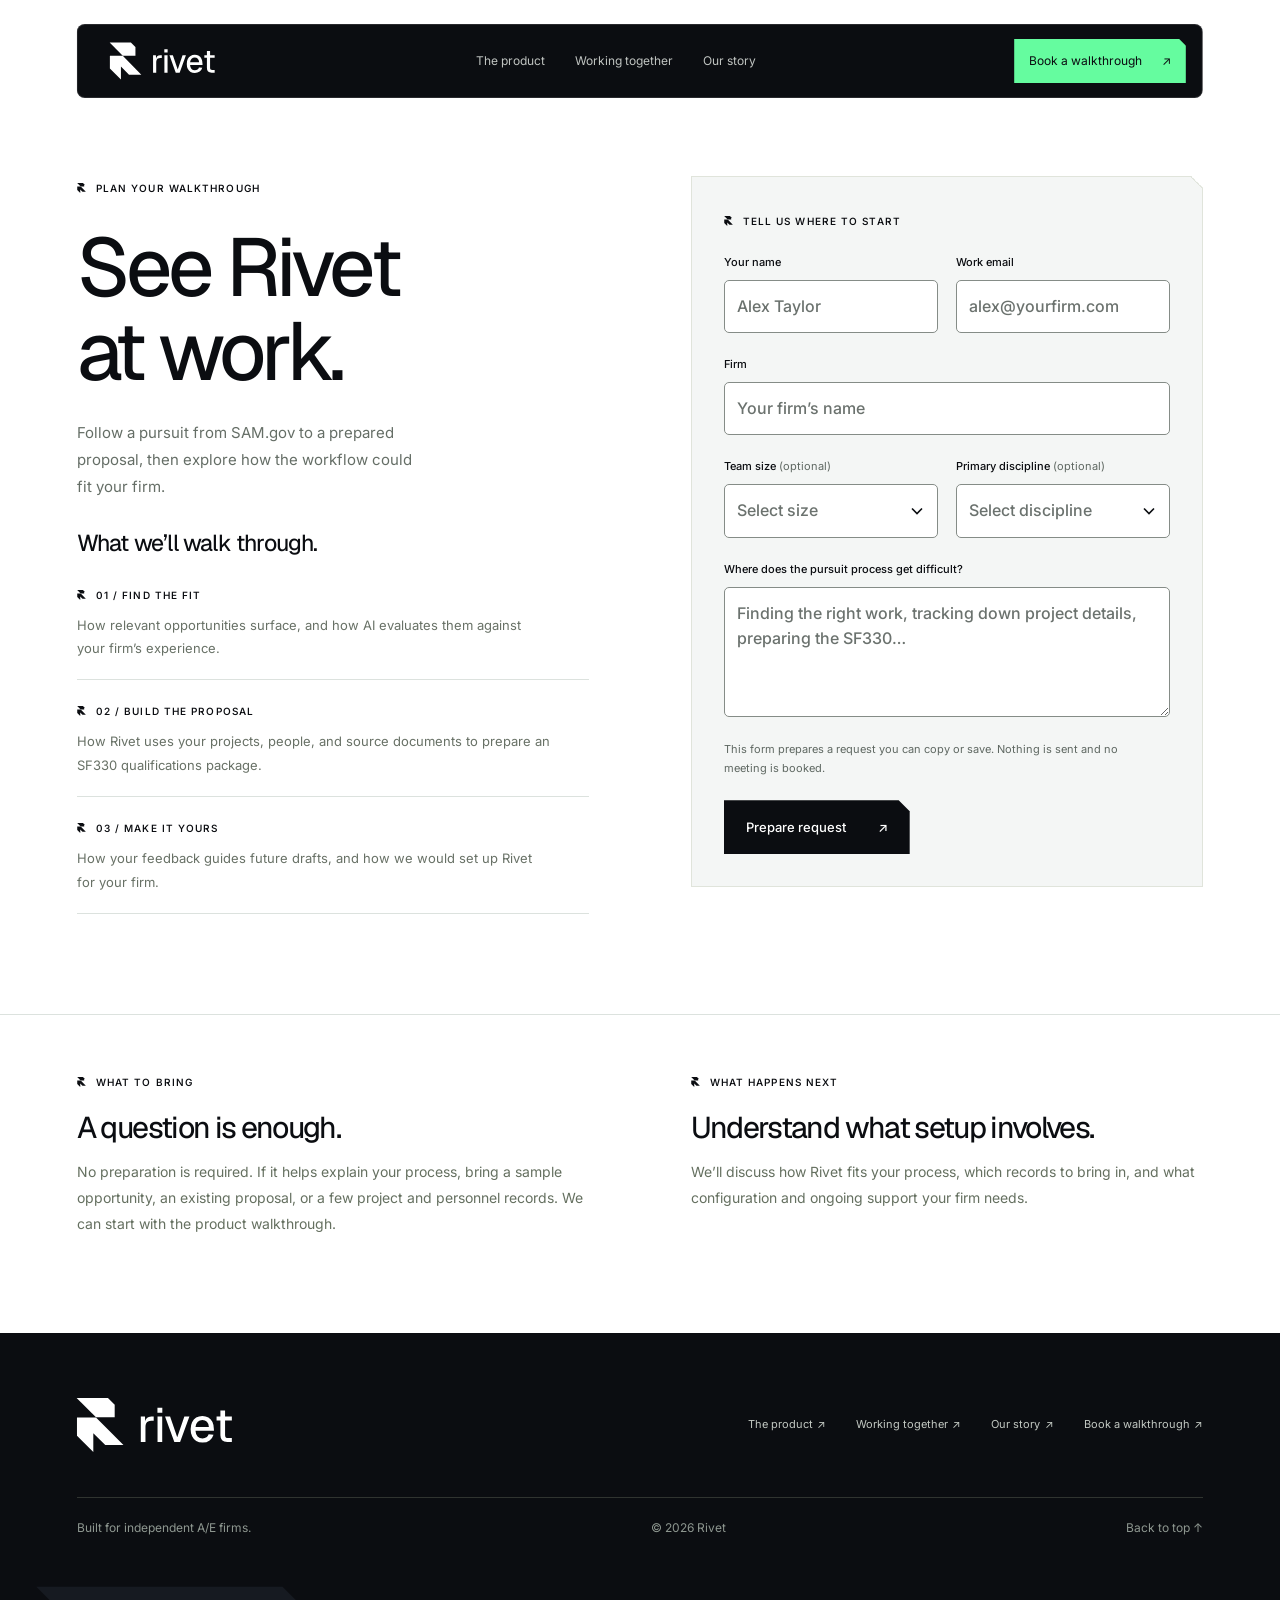
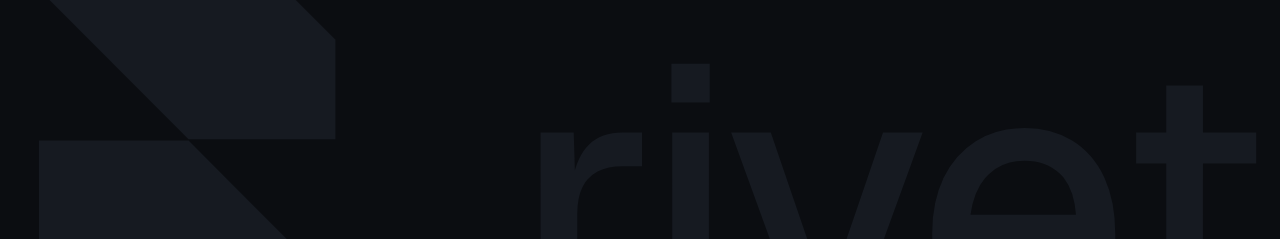
<file: public/contact.html>
<!doctype html>
<html lang="en">
  <head>
    <meta charset="utf-8" />
    <meta name="viewport" content="width=device-width,initial-scale=1" />
    <title>Book a walkthrough | Rivet</title>
    <meta
      name="description"
      content="Explore SAM.gov discovery, AI analysis, team selection, and SF330 preparation in a Rivet walkthrough."
    />
    <meta name="theme-color" content="#0b0d11" />
    <meta property="og:title" content="Book a walkthrough | Rivet" />
    <meta
      property="og:description"
      content="Explore SAM.gov discovery, AI analysis, team selection, and SF330 preparation in a Rivet walkthrough."
    />
    <meta property="og:type" content="website" />
    <meta property="og:site_name" content="Rivet" />
    <meta
      property="og:image"
      content="https://nicomaggioli.github.io/rivet/assets/brand/og-image.png"
    />
    <meta property="og:image:width" content="1200" />
    <meta property="og:image:height" content="630" />
    <meta
      property="og:image:alt"
      content="The Rivet logo with the lines “From SAM.gov to a winning proposal.” and “AI-assisted federal pursuits for A/E firms.”"
    />
    <meta name="twitter:card" content="summary_large_image" />
    <meta
      name="twitter:image:alt"
      content="The Rivet logo with the lines “From SAM.gov to a winning proposal.” and “AI-assisted federal pursuits for A/E firms.”"
    />
    <link rel="icon" href="assets/favicon.svg?v=22" type="image/svg+xml" />
    <link rel="apple-touch-icon" href="assets/brand/apple-touch-icon.png" />
    <link rel="stylesheet" href="styles.css?v=27" />
    <link rel="stylesheet" href="materials.css?v=24" />
    <link rel="stylesheet" href="brand.css?v=11" />
    <link
      rel="preload"
      href="assets/fonts/geist.woff2"
      as="font"
      type="font/woff2"
      crossorigin
    />
    <link
      rel="preload"
      href="assets/fonts/inter.woff2"
      as="font"
      type="font/woff2"
      crossorigin
    />
    <script src="app.js?v=35" defer></script>
    <link
      rel="canonical"
      href="https://nicomaggioli.github.io/rivet/contact.html"
    />
    <meta
      property="og:url"
      content="https://nicomaggioli.github.io/rivet/contact.html"
    />
  </head>
  <body>
    <a class="skip-link" href="#main">Skip to&nbsp;content</a>
    <header class="site-header">
      <a class="brand" href="index.html" aria-label="Rivet home"
        ><img
          src="assets/rivet-logo-light.svg?v=22"
          width="167"
          height="64"
          alt="Rivet"
      /></a>
      <nav class="desktop-nav" aria-label="Main navigation">
        <a href="system.html">The&nbsp;product</a
        ><a href="working-together.html">Working&nbsp;together</a>
        <a href="story.html">Our&nbsp;story</a>
      </nav>
      <a class="nav-cta" href="contact.html" aria-current="page"
        >Book a&nbsp;walkthrough <span aria-hidden="true">↗</span></a
      ><button
        class="menu-toggle"
        aria-label="Open menu"
        aria-controls="mobile-menu"
        aria-expanded="false"
      >
        Menu <span aria-hidden="true">+</span>
      </button>
      <nav id="mobile-menu" aria-label="Mobile navigation" hidden>
        <a href="system.html">The&nbsp;product</a
        ><a href="working-together.html">Working&nbsp;together</a
        ><a href="story.html">Our&nbsp;story</a
        ><a href="contact.html" aria-current="page">Book a&nbsp;walkthrough <span aria-hidden="true">↗</span></a>
      </nav>
    </header>
    <main id="main">
      <section class="contact-layout">
        <div class="contact-intro">
          <p class="eyebrow">Plan your&nbsp;walkthrough</p>
          <h1><span>See Rivet</span> <span>at work.</span></h1>
          <p>
            Follow a pursuit from SAM.gov to a prepared proposal, then explore
            how the workflow could fit your&nbsp;firm.
          </p>
          <div class="contact-agenda">
            <h2>What we’ll walk&nbsp;through.</h2>
            <article>
              <span class="eyebrow">01 / Find the&nbsp;fit</span>
              <p>
                How relevant opportunities surface, and how AI evaluates them
                against your firm’s&nbsp;experience.
              </p>
            </article>
            <article>
              <span class="eyebrow">02 / Build the&nbsp;proposal</span>
              <p>
                How Rivet uses your projects, people, and source documents to
                prepare an SF330 qualifications&nbsp;package.
              </p>
            </article>
            <article>
              <span class="eyebrow">03 / Make it&nbsp;yours</span>
              <p>
                How your feedback guides future drafts, and how we would set up
                Rivet for your&nbsp;firm.
              </p>
            </article>
          </div>
        </div>
        <div class="contact-form">
          <p class="eyebrow">Tell us where to&nbsp;start</p>
          <form id="callform" method="post">
            <div class="field-pair">
              <label
                >Your&nbsp;name<input
                  name="name"
                  autocomplete="name"
                  required
                  placeholder="Alex Taylor" /></label
              ><label
                >Work&nbsp;email<input
                  name="email"
                  type="email"
                  autocomplete="email"
                  required
                  placeholder="alex@yourfirm.com"
              /></label>
            </div>
            <label
              >Firm<input
                name="firm"
                autocomplete="organization"
                required
                placeholder="Your firm’s name"
            /></label>
            <div class="field-pair">
              <label
                ><span>Team size <span class="required-mark">(optional)</span></span><select name="team_size">
                  <option value="">Select size</option>
                  <option>1 to 10</option>
                  <option>11 to 25</option>
                  <option>26 to 50</option>
                  <option>51+</option>
                </select></label
              ><label
                ><span>Primary discipline <span class="required-mark">(optional)</span></span><select name="discipline">
                  <option value="">Select discipline</option>
                  <option>Architecture</option>
                  <option>Engineering</option>
                  <option>Multidisciplinary</option>
                  <option>Other</option>
                </select></label
              >
            </div>
            <label
              >Where does the pursuit process get&nbsp;difficult?<textarea
                name="workflow"
                rows="4"
                required
                placeholder="Finding the right work, tracking down project details, preparing the SF330…"
              ></textarea>
            </label>
            <p class="delivery-note" id="delivery-note">
              This form prepares a request you can copy or save. Nothing
              is sent and no meeting is&nbsp;booked.
            </p>
            <button class="button black" type="submit">
              Prepare request <span aria-hidden="true">↗</span>
            </button>
          </form>
          <section
            id="form-result"
            class="form-result"
            hidden
          >
            <h2 id="form-result-title" tabindex="-1">Your request is&nbsp;ready.</h2>
            <p id="result-message">
              Nothing has been sent and no meeting is booked. Copy or save your
              request&nbsp;below.
            </p>
            <label class="sr-only" for="request-text"
              >Prepared&nbsp;request</label
            ><textarea id="request-text" rows="8" readonly></textarea>
            <div class="result-actions">
              <button id="copy-request" class="button black">
                Copy request</button
              ><button id="save-request" class="button outline">
                Save request
              </button>
            </div>
          </section>
          <p id="form-status" class="sr-only" role="status"></p>
        </div>
      </section>
      <section
        class="walkthrough-prep section"
        aria-label="Preparing for a walkthrough"
      >
        <article>
          <p class="eyebrow">What to&nbsp;bring</p>
          <h2>A question is&nbsp;enough.</h2>
          <p>
            No preparation is required. If it helps explain your process, bring
            a sample opportunity, an existing proposal, or a few project and
            personnel records. We can start with the product&nbsp;walkthrough.
          </p>
        </article>
        <article>
          <p class="eyebrow">What happens&nbsp;next</p>
          <h2>Understand what setup&nbsp;involves.</h2>
          <p>
            We’ll discuss how Rivet fits your process, which records to bring
            in, and what configuration and ongoing support your firm&nbsp;needs.
          </p>
        </article>
      </section>
    </main>
    <footer class="footer">
      <div class="footer-top">
        <a href="index.html" aria-label="Rivet home"
          ><img
            src="assets/rivet-logo-light.svg?v=22"
            alt="Rivet"
            width="167"
            height="64"
        /></a>
        <nav aria-label="Footer navigation">
          <a href="system.html">The&nbsp;product <span aria-hidden="true">↗</span></a
          ><a href="working-together.html">Working&nbsp;together <span aria-hidden="true">↗</span></a
          ><a href="story.html">Our&nbsp;story <span aria-hidden="true">↗</span></a
          ><a href="contact.html">Book a&nbsp;walkthrough <span aria-hidden="true">↗</span></a>
        </nav>
      </div>
      <div class="footer-bottom">
        <span>Built for independent A/E&nbsp;firms.</span
        ><span>© 2026&nbsp;Rivet</span
        ><a href="#main">Back to&nbsp;top <span aria-hidden="true">↑</span></a>
      </div>
    </footer>
  </body>
</html>
</file>
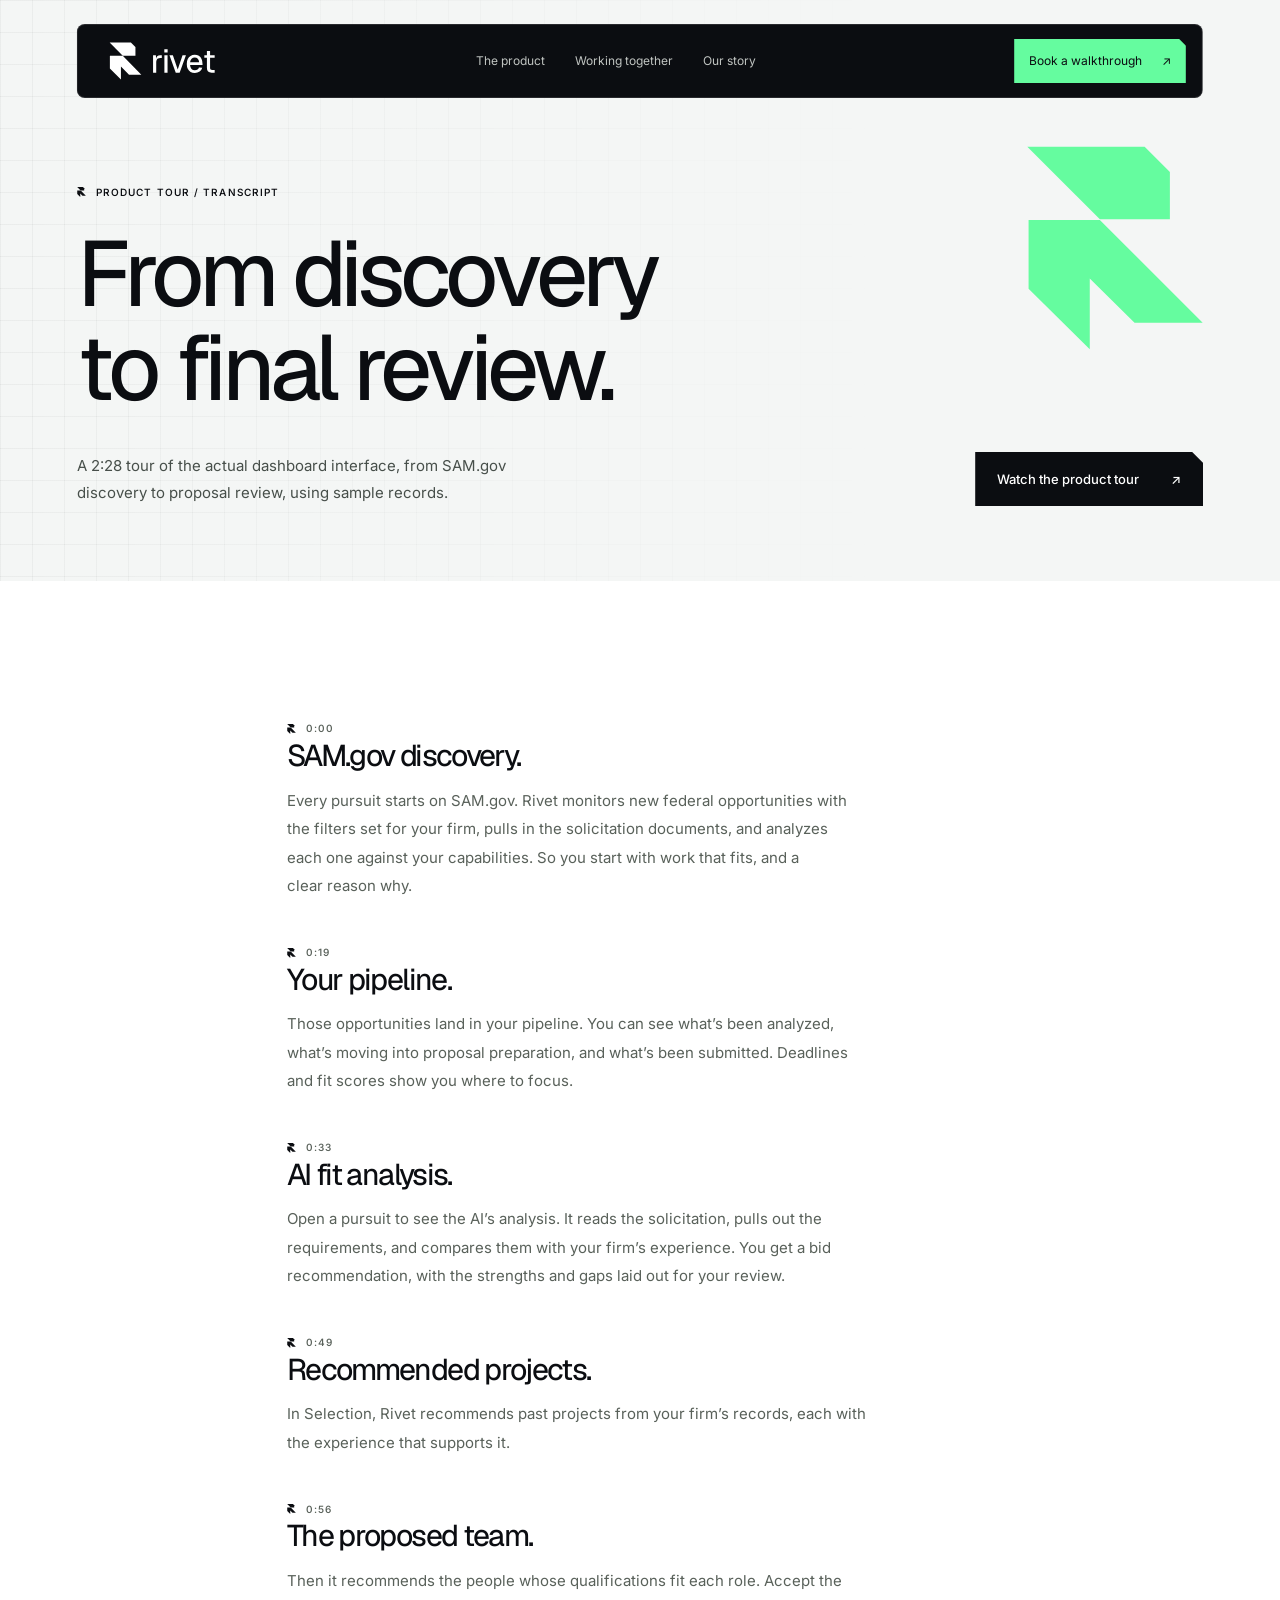
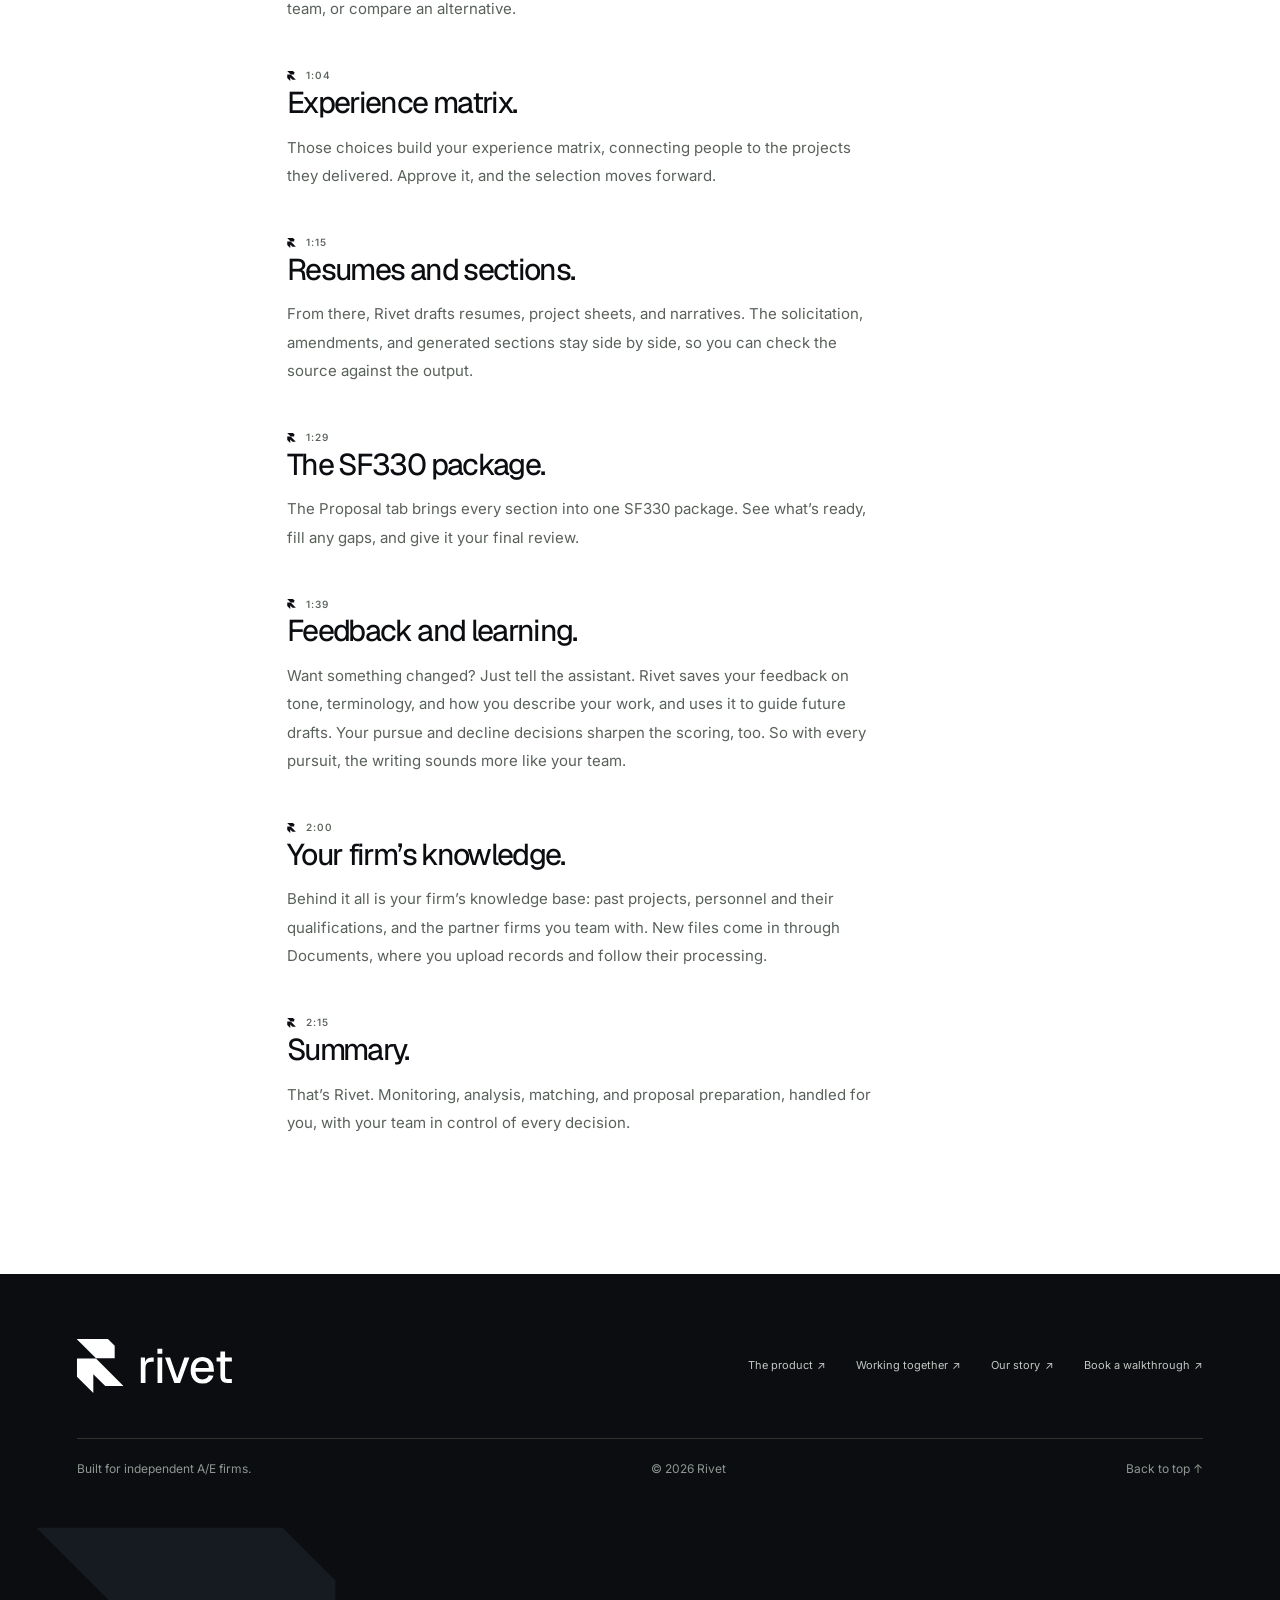
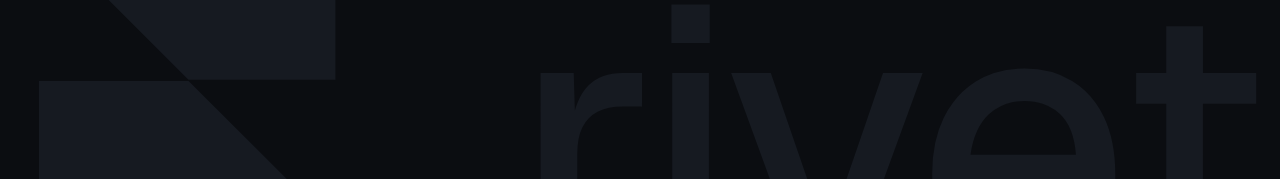
<file: public/demo-transcript.html>
<!doctype html>
<html lang="en">
  <head>
    <meta charset="utf-8" />
    <meta name="viewport" content="width=device-width,initial-scale=1" />
    <title>Product tour transcript | Rivet</title>
    <meta
      name="description"
      content="Read the full narration of the 2:28 Rivet product tour, chapter by chapter, from SAM.gov discovery to SF330 review."
    />
    <meta name="theme-color" content="#0b0d11" />
    <meta property="og:title" content="Product tour transcript | Rivet" />
    <meta
      property="og:description"
      content="Read the full narration of the 2:28 Rivet product tour, chapter by chapter, from SAM.gov discovery to SF330 review."
    />
    <meta property="og:type" content="website" />
    <meta property="og:site_name" content="Rivet" />
    <meta
      property="og:image"
      content="https://nicomaggioli.github.io/rivet/assets/brand/og-image.png"
    />
    <meta property="og:image:width" content="1200" />
    <meta property="og:image:height" content="630" />
    <meta
      property="og:image:alt"
      content="The Rivet logo with the lines “From SAM.gov to a winning proposal.” and “AI-assisted federal pursuits for A/E firms.”"
    />
    <meta name="twitter:card" content="summary_large_image" />
    <meta
      name="twitter:image:alt"
      content="The Rivet logo with the lines “From SAM.gov to a winning proposal.” and “AI-assisted federal pursuits for A/E firms.”"
    />
    <link rel="icon" href="assets/favicon.svg?v=22" type="image/svg+xml" />
    <link rel="apple-touch-icon" href="assets/brand/apple-touch-icon.png" />
    <link rel="stylesheet" href="styles.css?v=27" />
    <link rel="stylesheet" href="materials.css?v=24" />
    <link rel="stylesheet" href="brand.css?v=11" />
    <link
      rel="preload"
      href="assets/fonts/geist.woff2"
      as="font"
      type="font/woff2"
      crossorigin
    />
    <link
      rel="preload"
      href="assets/fonts/inter.woff2"
      as="font"
      type="font/woff2"
      crossorigin
    />
    <script src="app.js?v=35" defer></script>
    <link
      rel="canonical"
      href="https://nicomaggioli.github.io/rivet/demo-transcript.html"
    />
    <meta
      property="og:url"
      content="https://nicomaggioli.github.io/rivet/demo-transcript.html"
    />
  </head>
  <body class="transcript-page">
    <a class="skip-link" href="#main">Skip to&nbsp;content</a>
    <header class="site-header">
      <a class="brand" href="index.html" aria-label="Rivet home"
        ><img
          src="assets/rivet-logo-light.svg?v=22"
          width="167"
          height="64"
          alt="Rivet"
      /></a>
      <nav class="desktop-nav" aria-label="Main navigation">
        <a href="system.html">The&nbsp;product</a
        ><a href="working-together.html">Working&nbsp;together</a>
        <a href="story.html">Our&nbsp;story</a>
      </nav>
      <a class="nav-cta" href="contact.html"
        >Book a&nbsp;walkthrough <span aria-hidden="true">↗</span></a
      ><button
        class="menu-toggle"
        aria-label="Open menu"
        aria-controls="mobile-menu"
        aria-expanded="false"
      >
        Menu <span aria-hidden="true">+</span>
      </button>
      <nav id="mobile-menu" aria-label="Mobile navigation" hidden>
        <a href="system.html">The&nbsp;product</a
        ><a href="working-together.html">Working&nbsp;together</a
        ><a href="story.html">Our&nbsp;story</a
        ><a href="contact.html">Book a&nbsp;walkthrough <span aria-hidden="true">↗</span></a>
      </nav>
    </header>
    <main id="main">
      <section class="page-hero">
        <p class="eyebrow">Product tour /&nbsp;Transcript</p>
        <h1>From discovery to final&nbsp;review.</h1>
        <div class="page-intro">
          <p>
            A 2:28 tour of the actual dashboard
            interface, from SAM.gov discovery to proposal review, using
            sample&nbsp;records.
          </p>
          <a class="button black" href="index.html#film"
            >Watch the product&nbsp;tour <span aria-hidden="true">↗</span></a
          >
        </div>
      </section>
      <section class="section transcript">
        <article>
          <p class="eyebrow">0:00</p>
          <h2>SAM.gov&nbsp;discovery.</h2>
          <p>
            Every pursuit starts on SAM.gov. Rivet monitors new federal opportunities with the filters set for your firm, pulls in the solicitation documents, and analyzes each one against your capabilities. So you start with work that fits, and a clear reason&nbsp;why.
          </p>
        </article>
        <article>
          <p class="eyebrow">0:19</p>
          <h2>Your&nbsp;pipeline.</h2>
          <p>
            Those opportunities land in your pipeline. You can see what’s been analyzed, what’s moving into proposal preparation, and what’s been submitted. Deadlines and fit scores show you where to&nbsp;focus.
          </p>
        </article>
        <article>
          <p class="eyebrow">0:33</p>
          <h2>AI fit&nbsp;analysis.</h2>
          <p>
            Open a pursuit to see the AI’s analysis. It reads the solicitation, pulls out the requirements, and compares them with your firm’s experience. You get a bid recommendation, with the strengths and gaps laid out for your&nbsp;review.
          </p>
        </article>
        <article>
          <p class="eyebrow">0:49</p>
          <h2>Recommended&nbsp;projects.</h2>
          <p>
            In Selection, Rivet recommends past projects from your firm’s records, each with the experience that supports&nbsp;it.
          </p>
        </article>
        <article>
          <p class="eyebrow">0:56</p>
          <h2>The proposed&nbsp;team.</h2>
          <p>
            Then it recommends the people whose qualifications fit each role. Accept the team, or compare an&nbsp;alternative.
          </p>
        </article>
        <article>
          <p class="eyebrow">1:04</p>
          <h2>Experience&nbsp;matrix.</h2>
          <p>
            Those choices build your experience matrix, connecting people to the projects they delivered. Approve it, and the selection moves&nbsp;forward.
          </p>
        </article>
        <article>
          <p class="eyebrow">1:15</p>
          <h2>Resumes and&nbsp;sections.</h2>
          <p>
            From there, Rivet drafts resumes, project sheets, and narratives. The solicitation, amendments, and generated sections stay side by side, so you can check the source against the&nbsp;output.
          </p>
        </article>
        <article>
          <p class="eyebrow">1:29</p>
          <h2>The SF330&nbsp;package.</h2>
          <p>
            The Proposal tab brings every section into one SF330 package. See what’s ready, fill any gaps, and give it your final&nbsp;review.
          </p>
        </article>
        <article>
          <p class="eyebrow">1:39</p>
          <h2>Feedback and&nbsp;learning.</h2>
          <p>
            Want something changed? Just tell the assistant. Rivet saves your feedback on tone, terminology, and how you describe your work, and uses it to guide future drafts. Your pursue and decline decisions sharpen the scoring, too. So with every pursuit, the writing sounds more like your&nbsp;team.
          </p>
        </article>
        <article>
          <p class="eyebrow">2:00</p>
          <h2>Your firm’s&nbsp;knowledge.</h2>
          <p>
            Behind it all is your firm’s knowledge base: past projects, personnel and their qualifications, and the partner firms you team with. New files come in through Documents, where you upload records and follow their&nbsp;processing.
          </p>
        </article>
        <article>
          <p class="eyebrow">2:15</p>
          <h2>Summary.</h2>
          <p>
            That’s Rivet. Monitoring, analysis, matching, and proposal preparation, handled for you, with your team in control of every&nbsp;decision.
          </p>
        </article>
      </section>
    </main>
    <footer class="footer">
      <div class="footer-top">
        <a href="index.html" aria-label="Rivet home"
          ><img
            src="assets/rivet-logo-light.svg?v=22"
            alt="Rivet"
            width="167"
            height="64"
        /></a>
        <nav aria-label="Footer navigation">
          <a href="system.html">The&nbsp;product <span aria-hidden="true">↗</span></a
          ><a href="working-together.html">Working&nbsp;together <span aria-hidden="true">↗</span></a
          ><a href="story.html">Our&nbsp;story <span aria-hidden="true">↗</span></a
          ><a href="contact.html">Book a&nbsp;walkthrough <span aria-hidden="true">↗</span></a>
        </nav>
      </div>
      <div class="footer-bottom">
        <span>Built for independent A/E&nbsp;firms.</span
        ><span>© 2026&nbsp;Rivet</span
        ><a href="#main">Back to&nbsp;top <span aria-hidden="true">↑</span></a>
      </div>
    </footer>
  </body>
</html>
</file>
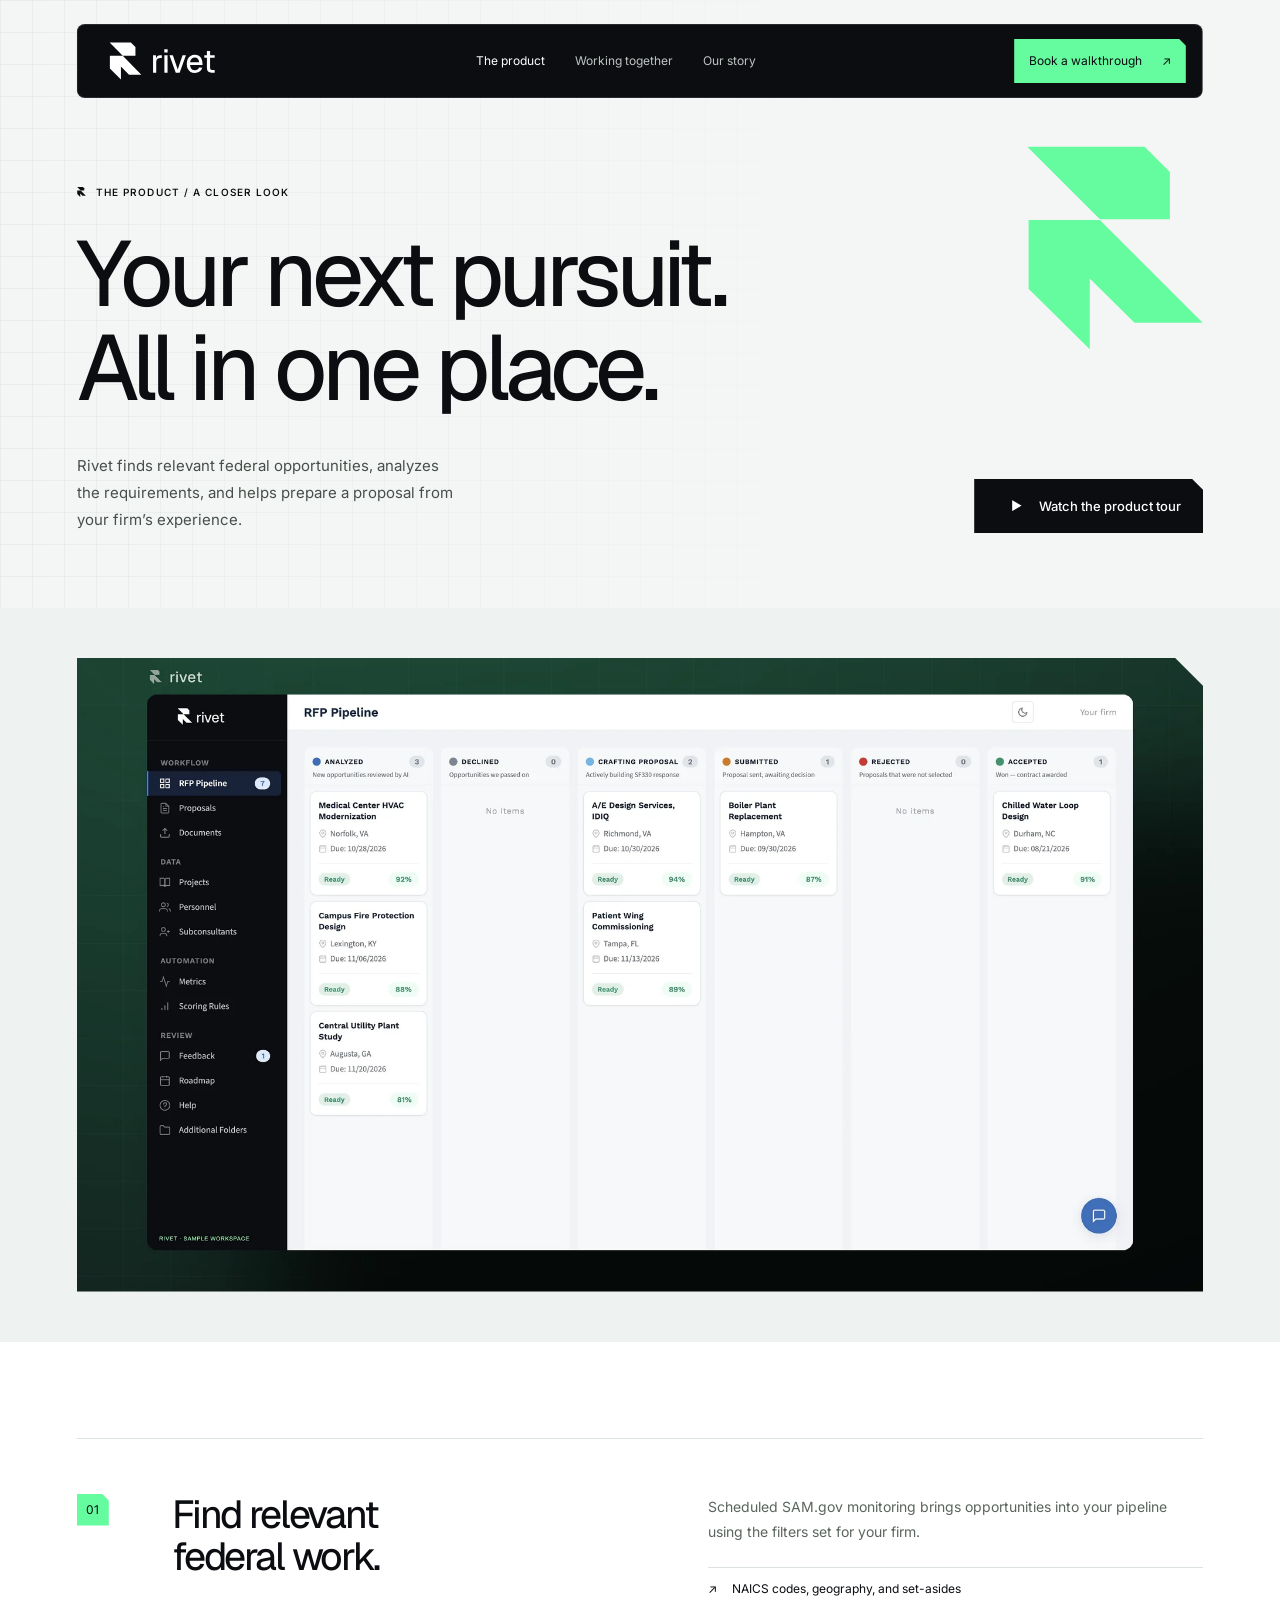
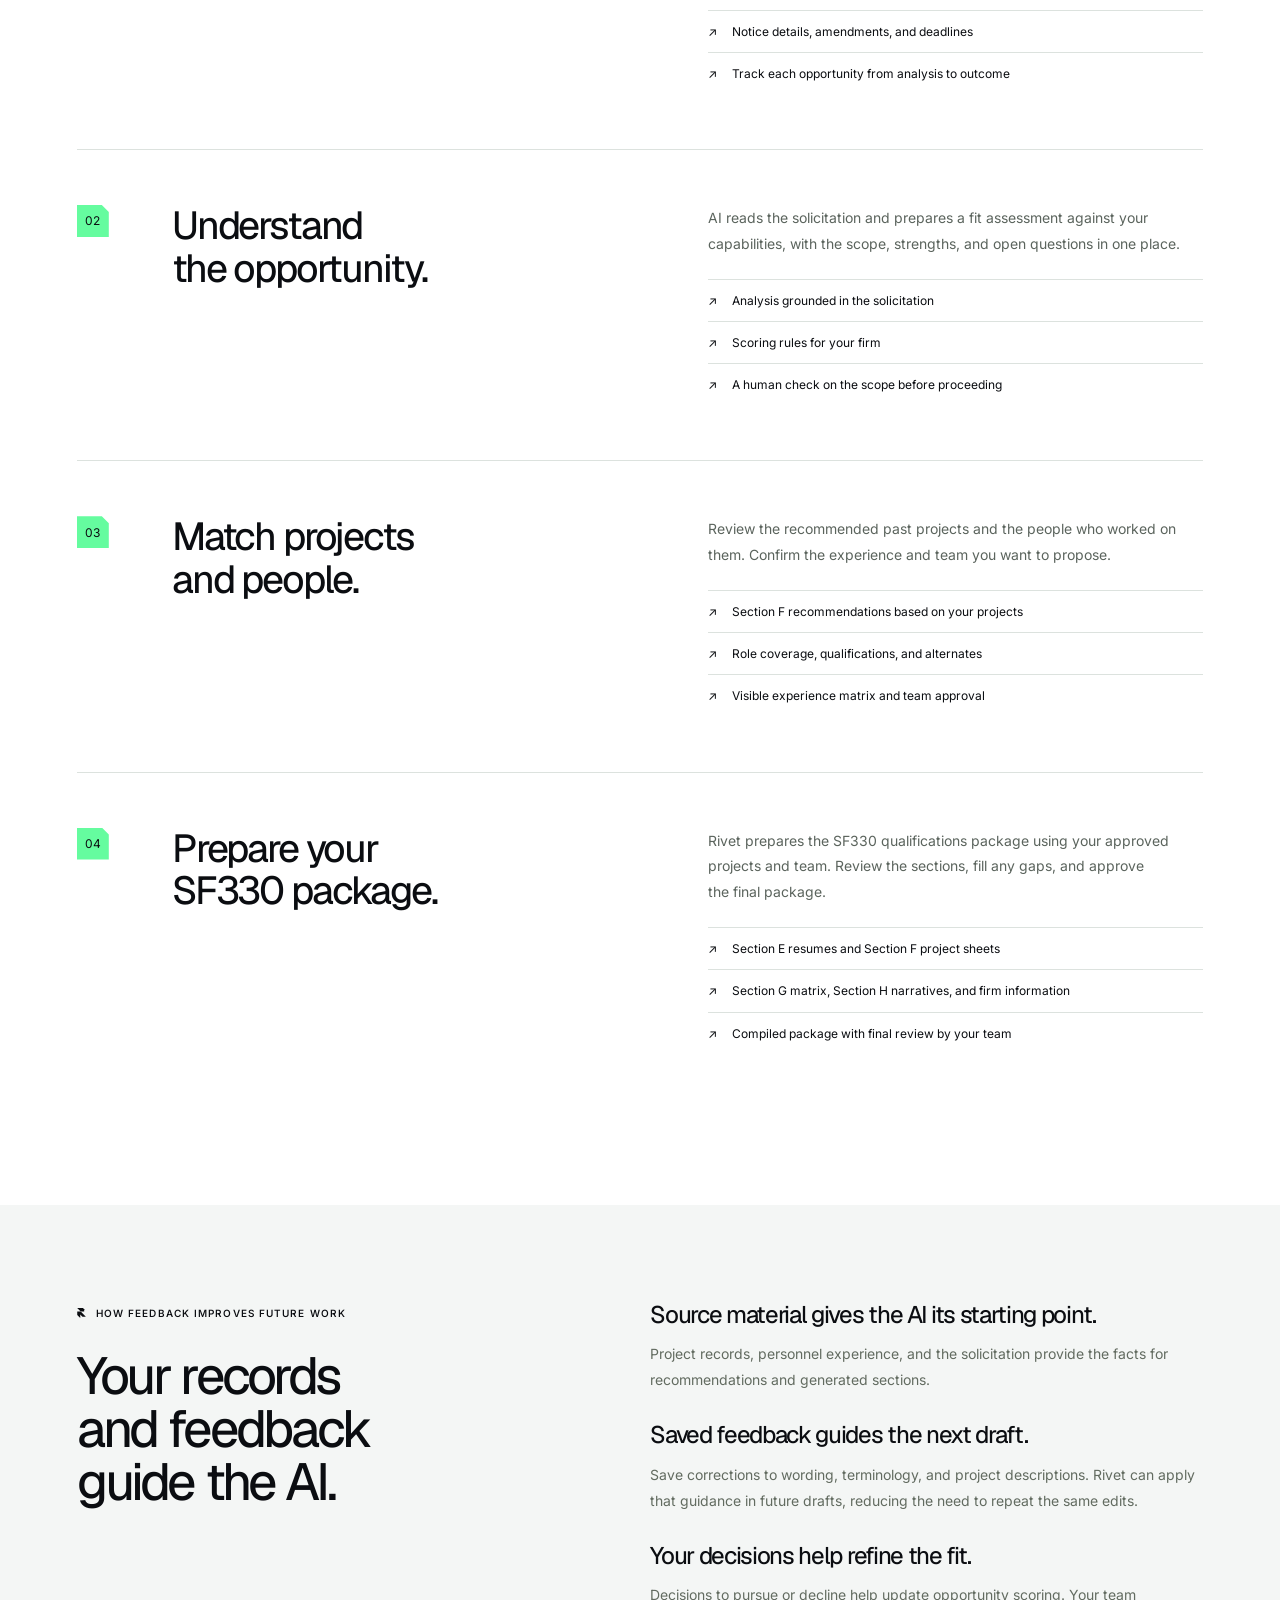
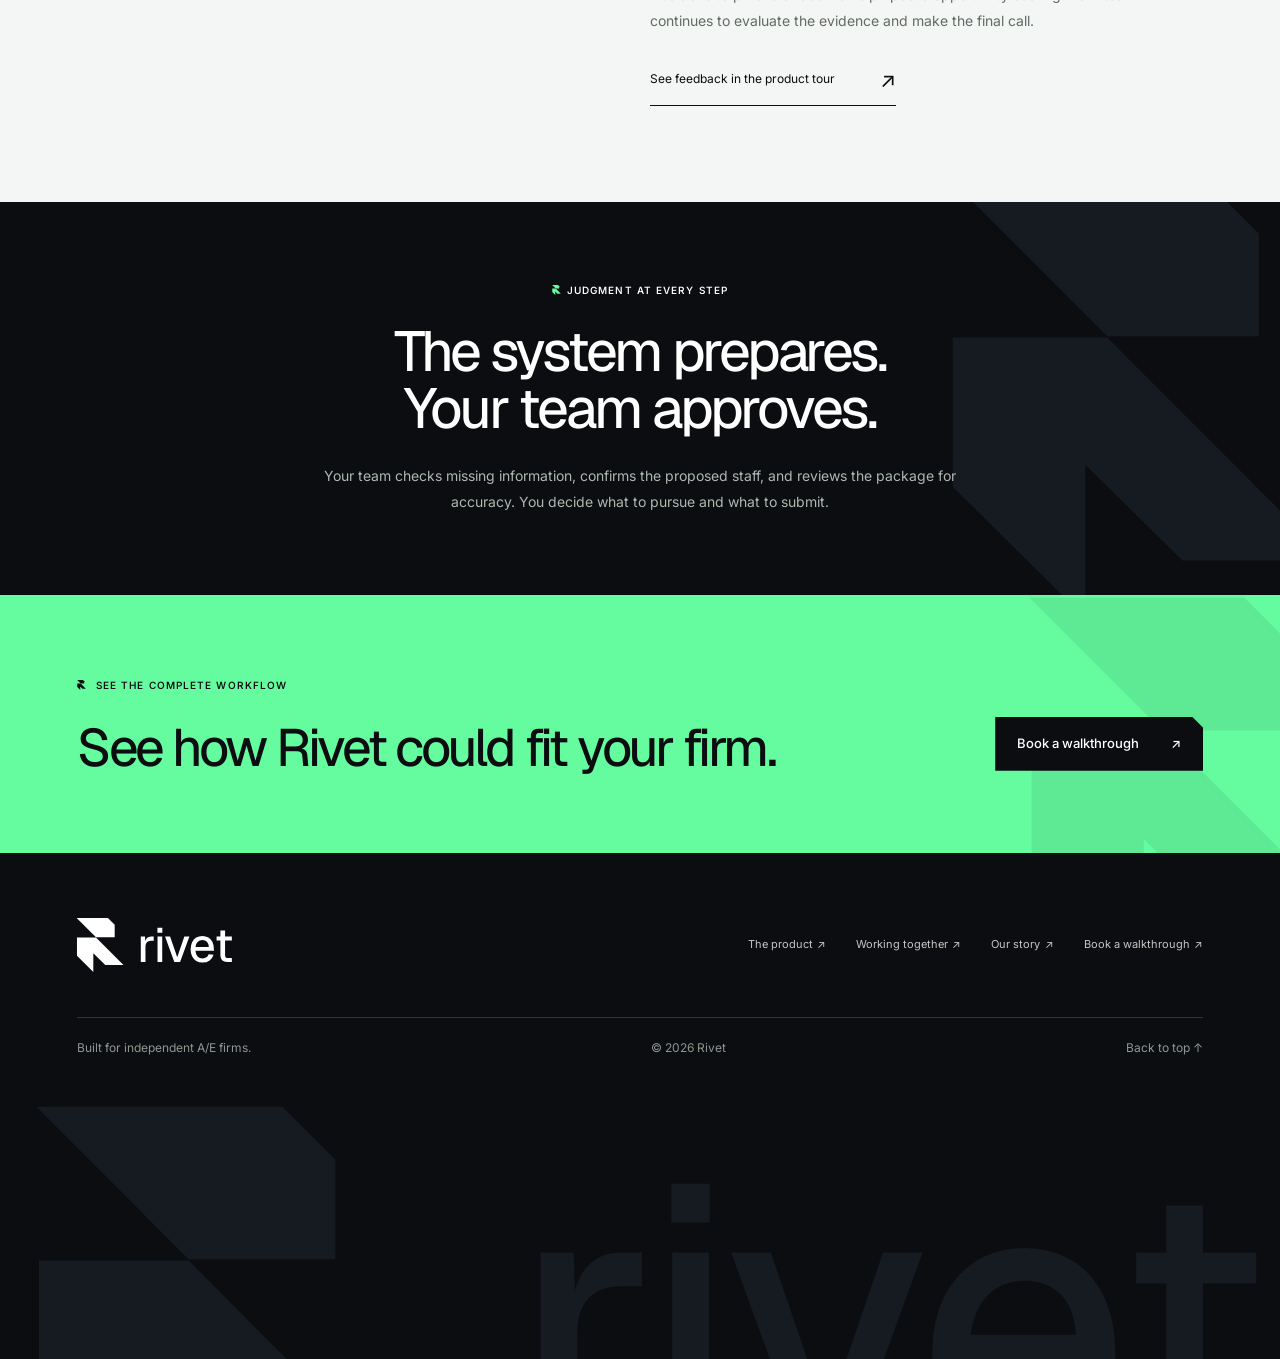
<file: public/system.html>
<!doctype html>
<html lang="en">
  <head>
    <meta charset="utf-8" />
    <meta name="viewport" content="width=device-width,initial-scale=1" />
    <title>The product | Rivet</title>
    <meta
      name="description"
      content="See the Rivet workflow from SAM.gov discovery to SF330 review."
    />
    <meta name="theme-color" content="#0b0d11" />
    <meta property="og:title" content="The product | Rivet" />
    <meta
      property="og:description"
      content="See the Rivet workflow from SAM.gov discovery to SF330 review."
    />
    <meta property="og:type" content="website" />
    <meta property="og:site_name" content="Rivet" />
    <meta
      property="og:image"
      content="https://nicomaggioli.github.io/rivet/assets/brand/og-image.png"
    />
    <meta property="og:image:width" content="1200" />
    <meta property="og:image:height" content="630" />
    <meta
      property="og:image:alt"
      content="The Rivet logo with the lines “From SAM.gov to a winning proposal.” and “AI-assisted federal pursuits for A/E firms.”"
    />
    <meta name="twitter:card" content="summary_large_image" />
    <meta
      name="twitter:image:alt"
      content="The Rivet logo with the lines “From SAM.gov to a winning proposal.” and “AI-assisted federal pursuits for A/E firms.”"
    />
    <link rel="icon" href="assets/favicon.svg?v=22" type="image/svg+xml" />
    <link rel="apple-touch-icon" href="assets/brand/apple-touch-icon.png" />
    <link rel="stylesheet" href="styles.css?v=27" />
    <link rel="stylesheet" href="materials.css?v=24" />
    <link rel="stylesheet" href="brand.css?v=11" />
    <link
      rel="preload"
      href="assets/fonts/geist.woff2"
      as="font"
      type="font/woff2"
      crossorigin
    />
    <link
      rel="preload"
      href="assets/fonts/inter.woff2"
      as="font"
      type="font/woff2"
      crossorigin
    />
    <script src="app.js?v=35" defer></script>
    <link
      rel="canonical"
      href="https://nicomaggioli.github.io/rivet/system.html"
    />
    <meta
      property="og:url"
      content="https://nicomaggioli.github.io/rivet/system.html"
    />
  </head>
  <body>
    <a class="skip-link" href="#main">Skip to&nbsp;content</a>
    <header class="site-header">
      <a class="brand" href="index.html" aria-label="Rivet home"
        ><img
          src="assets/rivet-logo-light.svg?v=22"
          width="167"
          height="64"
          alt="Rivet"
      /></a>
      <nav class="desktop-nav" aria-label="Main navigation">
        <a href="system.html" aria-current="page">The&nbsp;product</a
        ><a href="working-together.html">Working&nbsp;together</a>
        <a href="story.html">Our&nbsp;story</a>
      </nav>
      <a class="nav-cta" href="contact.html"
        >Book a&nbsp;walkthrough <span aria-hidden="true">↗</span></a
      ><button
        class="menu-toggle"
        aria-label="Open menu"
        aria-controls="mobile-menu"
        aria-expanded="false"
      >
        Menu <span aria-hidden="true">+</span>
      </button>
      <nav id="mobile-menu" aria-label="Mobile navigation" hidden>
        <a href="system.html" aria-current="page">The&nbsp;product</a
        ><a href="working-together.html">Working&nbsp;together</a
        ><a href="story.html">Our&nbsp;story</a
        ><a href="contact.html">Book a&nbsp;walkthrough <span aria-hidden="true">↗</span></a>
      </nav>
    </header>
    <main id="main">
      <section class="page-hero">
        <p class="eyebrow">The product / A closer&nbsp;look</p>
        <h1><span class="sentence">Your next pursuit.</span> <span class="sentence">All in one&nbsp;place.</span></h1>
        <div class="page-intro">
          <p>
            Rivet finds relevant federal opportunities, analyzes the
            requirements, and helps prepare a proposal from your
            firm’s&nbsp;experience.
          </p>
          <button class="button black" data-trailer>
            <span class="play-glyph" aria-hidden="true">▶</span> Watch the
            product tour
          </button>
        </div>
      </section>
      <section class="system-image">
        <img
          src="assets/demo-poster.webp?v=34"
          alt="The Rivet opportunity pipeline with sample records"
          width="1920"
          height="1080"
        />
      </section>
      <section class="section steps">
        <article class="step">
          <span class="step-number">01</span>
          <h2>Find relevant federal&nbsp;work.</h2>
          <div>
            <p>
              Scheduled SAM.gov monitoring brings opportunities into your
              pipeline using the filters set for your&nbsp;firm.
            </p>
            <ul>
              <li>NAICS codes, geography, and set-asides</li>
              <li>Notice details, amendments, and&nbsp;deadlines</li>
              <li>Track each opportunity from analysis to&nbsp;outcome</li>
            </ul>
          </div>
        </article>
        <article class="step">
          <span class="step-number">02</span>
          <h2>Understand the&nbsp;opportunity.</h2>
          <div>
            <p>
              AI reads the solicitation and prepares a fit assessment against
              your capabilities, with the scope, strengths, and open questions
              in one&nbsp;place.
            </p>
            <ul>
              <li>Analysis grounded in the&nbsp;solicitation</li>
              <li>Scoring rules for your&nbsp;firm</li>
              <li>A human check on the scope before&nbsp;proceeding</li>
            </ul>
          </div>
        </article>
        <article class="step">
          <span class="step-number">03</span>
          <h2>Match projects and&nbsp;people.</h2>
          <div>
            <p>
              Review the recommended past projects and the people who worked on
              them. Confirm the experience and team you want to&nbsp;propose.
            </p>
            <ul>
              <li>Section&nbsp;F recommendations based on your&nbsp;projects</li>
              <li>Role coverage, qualifications, and&nbsp;alternates</li>
              <li>Visible experience matrix and team&nbsp;approval</li>
            </ul>
          </div>
        </article>
        <article class="step">
          <span class="step-number">04</span>
          <h2>Prepare your SF330&nbsp;package.</h2>
          <div>
            <p>
              Rivet prepares the SF330 qualifications package using your
              approved projects and team. Review the sections, fill any gaps,
              and approve the final&nbsp;package.
            </p>
            <ul>
              <li>Section&nbsp;E resumes and Section&nbsp;F project&nbsp;sheets</li>
              <li>Section&nbsp;G matrix, Section&nbsp;H narratives, and firm&nbsp;information</li>
              <li>Compiled package with final review by your&nbsp;team</li>
            </ul>
          </div>
        </article>
      </section>
      <section class="section learning-detail" id="learning-detail">
        <div>
          <p class="eyebrow">How feedback improves future&nbsp;work</p>
          <h2>Your records and feedback guide the&nbsp;AI.</h2>
        </div>
        <div class="learning-detail-copy">
          <h3>Source material gives the AI its starting&nbsp;point.</h3>
          <p>
            Project records, personnel experience, and the solicitation provide
            the facts for recommendations and generated&nbsp;sections.
          </p>
          <h3>Saved feedback guides the next&nbsp;draft.</h3>
          <p>
            Save corrections to wording, terminology, and project descriptions.
            Rivet can apply that guidance in future drafts, reducing the need to
            repeat the same&nbsp;edits.
          </p>
          <h3>Your decisions help refine the&nbsp;fit.</h3>
          <p>
            Decisions to pursue or decline help update opportunity scoring. Your
            team continues to evaluate the evidence and make the
            final&nbsp;call.
          </p>
          <button class="text-link" data-trailer data-start="99.76">
            See feedback in the product tour <span aria-hidden="true">↗</span>
          </button>
        </div>
      </section>
      <section class="dark-note">
        <p class="eyebrow">Judgment at every&nbsp;step</p>
        <h2><span class="sentence">The system prepares.</span> <span class="sentence">Your&nbsp;team approves.</span></h2>
        <p>
          Your team checks missing information, confirms the proposed staff, and
          reviews the package for accuracy. You decide what to pursue and what
          to&nbsp;submit.
        </p>
      </section>
      <section class="closing">
        <div>
          <p class="eyebrow">See the complete&nbsp;workflow</p>
          <h2>See how Rivet could fit your&nbsp;firm.</h2>
        </div>
        <a class="button black" href="contact.html"
          >Book a&nbsp;walkthrough <span aria-hidden="true">↗</span></a
        >
      </section>
    </main>
    <footer class="footer">
      <div class="footer-top">
        <a href="index.html" aria-label="Rivet home"
          ><img
            src="assets/rivet-logo-light.svg?v=22"
            alt="Rivet"
            width="167"
            height="64"
        /></a>
        <nav aria-label="Footer navigation">
          <a href="system.html">The&nbsp;product <span aria-hidden="true">↗</span></a
          ><a href="working-together.html">Working&nbsp;together <span aria-hidden="true">↗</span></a
          ><a href="story.html">Our&nbsp;story <span aria-hidden="true">↗</span></a
          ><a href="contact.html">Book a&nbsp;walkthrough <span aria-hidden="true">↗</span></a>
        </nav>
      </div>
      <div class="footer-bottom">
        <span>Built for independent A/E&nbsp;firms.</span
        ><span>© 2026&nbsp;Rivet</span
        ><a href="#main">Back to&nbsp;top <span aria-hidden="true">↑</span></a>
      </div>
    </footer>
    <dialog id="trailer-dialog" aria-labelledby="film-title">
      <div class="dialog-top">
        <div>
          <span class="eyebrow">Inside the&nbsp;product</span>
          <h2 id="film-title">One pursuit, from start to&nbsp;finish.</h2>
        </div>
        <button class="dialog-close" aria-label="Close the product tour">✕</button>
      </div>
      <video
        id="full-video"
        aria-label="Rivet product tour"
        controls
        playsinline
        preload="none"
        poster="assets/demo-poster.webp?v=34"
      >
        <source
          media="(max-width: 800px), (max-height: 500px)"
          src="assets/rivet-demo-720.mp4?v=34"
          type="video/mp4"
        />
        <source src="assets/rivet-demo.mp4?v=34" type="video/mp4" />
        <track
          kind="captions"
          src="assets/demo.vtt?v=34"
          srclang="en"
          label="English"
        />
        Your browser does not support video.
        <a href="assets/rivet-demo.mp4?v=34">Download the product&nbsp;tour</a>.
      </video>
      <div
        class="feature-navigation"
        role="group"
        aria-label="Product tour chapters"
      >
        <div
          class="current-feature"
          role="status"
          aria-live="polite"
          aria-atomic="true"
        >
          <span id="feature-position">Chapter 1 of 11</span>
          <strong id="feature-title">SAM.gov discovery</strong>
        </div>
        <div class="feature-navigation-actions">
          <button
            type="button"
            data-feature-previous
            aria-controls="full-video"
            disabled
          >
            <span aria-hidden="true">←</span> Previous chapter
          </button>
          <button type="button" data-feature-next aria-controls="full-video">
            Next chapter <span aria-hidden="true">→</span>
          </button>
        </div>
      </div>
      <div class="chapters" role="group" aria-label="Jump to a chapter">
        <button aria-controls="full-video" data-time="0.0">
          0:00 SAM.gov discovery
        </button>
        <button aria-controls="full-video" data-time="19.61">
          0:19 Your pipeline
        </button>
        <button aria-controls="full-video" data-time="33.15">
          0:33 AI fit analysis
        </button>
        <button aria-controls="full-video" data-time="49.04">
          0:49 Recommended projects
        </button>
        <button aria-controls="full-video" data-time="56.52">
          0:56 The proposed team
        </button>
        <button aria-controls="full-video" data-time="64.67">
          1:04 Experience matrix
        </button>
        <button aria-controls="full-video" data-time="75.03">
          1:15 Resumes and sections
        </button>
        <button aria-controls="full-video" data-time="89.23">
          1:29 The SF330 package
        </button>
        <button aria-controls="full-video" data-time="99.76">
          1:39 Feedback and learning
        </button>
        <button aria-controls="full-video" data-time="120.9">
          2:00 Your firm’s knowledge
        </button>
        <button aria-controls="full-video" data-time="135.95">
          2:15 Summary
        </button>
      </div>
      <p class="demo-note">
        Actual dashboard interface with sample records. Narrated
        product tour.
        <a href="demo-transcript.html">Read the&nbsp;transcript <span aria-hidden="true">↗</span></a>
      </p>
    </dialog>
  </body>
</html>
</file>
<file: public/styles.css>
@font-face {
  font-family: Geist;
  src:
    url("assets/fonts/geist.woff2") format("woff2"),
    url("assets/fonts/geist.ttf") format("truetype");
  font-weight: 100 900;
  font-display: swap;
}
@font-face {
  font-family: Inter;
  src:
    url("assets/fonts/inter.woff2") format("woff2"),
    url("assets/fonts/inter.ttf") format("truetype");
  font-weight: 100 900;
  font-display: swap;
}
:root {
  --ink: #0b0d11;
  --mint: #65fc9f;
  --ash: #bdbdbd;
  --line: #dedfdf;
  --muted: #777d7a;
  --paper: #fff;
}
* {
  box-sizing: border-box;
}
html {
  scroll-behavior: smooth;
  scroll-padding-top: 110px;
}
body {
  margin: 0;
  background: var(--paper);
  color: var(--ink);
  font:
    15px/1.6 Inter,
    Arial,
    sans-serif;
}
button,
input,
select,
textarea {
  font: inherit;
}
button,
a {
  -webkit-tap-highlight-color: transparent;
}
button {
  cursor: pointer;
}
a {
  color: inherit;
  text-decoration: none;
}
button {
  color: inherit;
}
img {
  max-width: 100%;
  height: auto;
  display: block;
}
h1,
h2,
h3,
p {
  margin: 0;
}
h1,
h2,
h3 {
  font-family: Geist, Arial, sans-serif;
  font-weight: 450;
  letter-spacing: -0.055em;
  line-height: 1.02;
}
h1 {
  font-size: clamp(64px, 7.9vw, 116px);
}
h2 {
  font-size: clamp(38px, 4.4vw, 64px);
}
h3 {
  font-size: 26px;
}
p {
  color: inherit;
}
button:focus-visible,
a:focus-visible,
summary:focus-visible,
input:focus-visible,
select:focus-visible,
textarea:focus-visible {
  outline: 3px solid #1a9f53;
  outline-offset: 5px;
}
::selection {
  background: var(--mint);
  color: var(--ink);
}
[hidden] {
  display: none !important;
}
.eyebrow {
  text-transform: uppercase;
  font-size: 10px;
  font-weight: 550;
  letter-spacing: 0.11em;
  line-height: 1.6;
}
.muted {
  color: #8a8f8c;
}
.section {
  padding: 112px 6%;
  max-width: 1600px;
  margin: auto;
}
.button {
  display: inline-flex;
  align-items: center;
  justify-content: center;
  gap: 17px;
  min-height: 54px;
  padding: 15px 22px;
  border: 0;
  border-radius: 7px;
  font-size: 13px;
  font-weight: 500;
  line-height: 1.3;
  transition:
    transform 0.2s,
    background 0.2s;
}
.button:hover {
  transform: translateY(-3px);
}
.button > span:last-child {
  margin-left: 15px;
}
.mint {
  background: var(--mint);
  color: var(--ink);
}
.black {
  background: var(--ink);
  color: #fff;
}
.outline {
  background: transparent;
  border: 1px solid var(--ink);
}
.button-time {
  font-size: 11px;
  opacity: 0.6;
}
.play-glyph {
  font-size: 12px;
}
.text-link {
  display: inline-flex;
  gap: 45px;
  padding-bottom: 8px;
  border-bottom: 1px solid currentColor;
  font-size: 13px;
  align-items: center;
}
.text-link span {
  font-size: 21px;
}
.skip-link {
  position: fixed;
  left: 20px;
  top: -90px;
  background: var(--mint);
  padding: 12px;
  z-index: 200;
}
.skip-link:focus {
  top: 15px;
}
.sr-only {
  position: absolute;
  clip: rect(0, 0, 0, 0);
  width: 1px;
  height: 1px;
  overflow: hidden;
}
.site-header {
  position: absolute;
  z-index: 30;
  top: 24px;
  left: 50%;
  transform: translateX(-50%);
  display: flex;
  align-items: center;
  padding: 13px 14px 13px 24px;
  background: var(--ink);
  color: #fff;
  border: 1px solid #ffffff1f;
  border-radius: 13px;
  width: 690px;
  max-width: calc(100% - 40px);
  gap: 36px;
}
.brand {
  display: block;
  width: 111.7px;
  flex-shrink: 0;
}
.brand img {
  width: 100%;
  height: auto;
}
.desktop-nav {
  display: flex;
  gap: 25px;
  flex: 1;
  justify-content: center;
}
.desktop-nav a {
  font-size: 12px;
  white-space: nowrap;
  color: #c0c4c1;
}
.desktop-nav a:hover,
.desktop-nav a[aria-current] {
  color: #fff;
}
.nav-cta {
  background: white;
  color: var(--ink);
  font-size: 12px;
  padding: 10px 15px;
  border-radius: 6px;
  display: flex;
  gap: 20px;
  align-items: center;
  white-space: nowrap;
}
.menu-toggle {
  display: none;
}
.hero {
  height: 780px;
  min-height: 720px;
  position: relative;
  overflow: hidden;
  background: #154626;
  color: white;
}
.hero-photo,
.hero-shade {
  position: absolute;
  inset: 0;
  width: 100%;
  height: 100%;
  object-fit: cover;
}
.hero-photo {
  object-position: center 48%;
}
.hero-shade {
  background:
    linear-gradient(90deg, rgba(2, 24, 11, 0.47), transparent 85%),
    linear-gradient(0deg, rgba(2, 20, 8, 0.3), transparent 40%);
}
.hero-content {
  position: relative;
  z-index: 1;
  padding: 185px 6% 70px;
  max-width: 1600px;
  margin: auto;
}
.hero h1 {
  margin: 28px 0 37px;
  font-size: clamp(78px, 8.4vw, 124px);
  line-height: 0.94;
  letter-spacing: -0.064em;
  font-weight: 440;
}
.hero-bottom {
  display: flex;
  align-items: end;
  justify-content: space-between;
}
.hero-bottom p {
  font-size: 15px;
  line-height: 1.7;
  max-width: 500px;
  margin-bottom: 26px;
  color: #f0fff2;
}
.intro > .eyebrow {
  margin-bottom: 34px;
}
.intro-grid {
  display: grid;
  grid-template-columns: 1.4fr 1fr;
  gap: 9%;
}
.intro h2 {
  font-size: clamp(36px, 4vw, 59px);
  line-height: 1.1;
}
.intro-copy p {
  font-size: 14px;
  line-height: 1.8;
  margin-bottom: 20px;
  color: #555e58;
}
.intro-copy .text-link {
  margin-top: 14px;
}
.purpose-line {
  display: flex;
  justify-content: space-between;
  border-top: 1px solid var(--line);
  margin-top: 76px;
  padding-top: 20px;
  font-size: 10px;
  letter-spacing: 0.03em;
  color: #7e8580;
}
.film-section {
  background: var(--ink);
  color: #fff;
}
.film-inner {
  padding-top: 89px;
  padding-bottom: 49px;
}
.section-head {
  display: flex;
  align-items: end;
  justify-content: space-between;
  gap: 70px;
  margin-bottom: 45px;
}
.section-head .eyebrow {
  margin-bottom: 22px;
}
.section-head > p {
  max-width: 340px;
  font-size: 13px;
  line-height: 1.8;
  color: #aeb5b0;
  margin-bottom: 5px;
}
.demo-screen {
  display: block;
  padding: 0;
  border: 10px solid #282c29;
  background: #1a221e;
  border-radius: 13px;
  position: relative;
  width: 100%;
  overflow: hidden;
  cursor: pointer;
  box-shadow: 0 20px 60px #0002;
  text-align: left;
}
.demo-screen > img {
  width: 100%;
  aspect-ratio: 16 / 9;
  object-fit: cover;
  transition: filter 0.25s;
}
.demo-screen:after {
  content: "";
  position: absolute;
  inset: 0;
  background: linear-gradient(0deg, #0b0d1155, transparent 45%);
  pointer-events: none;
}
.demo-screen:hover > img {
  filter: brightness(0.93);
}
.demo-play {
  position: absolute;
  bottom: 26px;
  left: 28px;
  display: flex;
  align-items: center;
  gap: 20px;
  z-index: 1;
  background: var(--mint);
  color: var(--ink);
  padding: 18px 23px;
  border-radius: 9px;
  font-size: 16px;
  font-weight: 500;
  box-shadow: 0 6px 30px #0002;
}
.demo-play > .play-glyph {
  border: 1px solid #0b0d1140;
  width: 42px;
  height: 42px;
  border-radius: 50%;
  display: grid;
  place-items: center;
}
.demo-play small {
  display: block;
  font-size: 10px;
  font-weight: 400;
  margin-top: 4px;
}
.demo-arrow {
  font-size: 30px;
  margin-left: 34px;
}
.film-meta {
  display: flex;
  justify-content: space-between;
  gap: 16px;
  padding-top: 24px;
  color: #adb4af;
  font-size: 10px;
}
.sample-note {
  color: #8a928c;
}
.workflow .section-head {
  margin-bottom: 55px;
}
.workflow-grid {
  display: grid;
  grid-template-columns: 0.85fr 1.3fr;
  gap: 7%;
}
.workflow-menu > button {
  display: flex;
  align-items: start;
  gap: 24px;
  text-align: left;
  background: transparent;
  border: 0;
  border-top: 1px solid var(--line);
  padding: 25px 0;
  width: 100%;
  color: #8a8f8c;
}
.workflow-menu > button:last-child {
  border-bottom: 1px solid var(--line);
}
.workflow-menu > button[aria-selected="true"] {
  color: var(--ink);
}
.workflow-menu > button[aria-selected="true"] > span:first-child {
  background: var(--mint);
  color: var(--ink);
}
.workflow-menu > button > span:first-child {
  font-size: 10px;
  border-radius: 4px;
  padding: 5px 7px;
  background: #f1f3f1;
}
.workflow-menu > button > span:last-child {
  margin-left: auto;
  font-size: 20px;
}
.workflow-panels {
  min-width: 0;
}
.feature-image {
  border-radius: 9px;
  overflow: hidden;
  background: #eef1ee;
  padding: 23px;
  aspect-ratio: 1.35;
  display: flex;
  align-items: center;
}
.feature-image img {
  width: 100%;
  border-radius: 5px;
  box-shadow: 0 10px 25px #18352618;
}
.workflow-panels section > p {
  font-size: 11px;
  line-height: 1.7;
  max-width: 90%;
  margin-top: 19px;
  color: #6b746d;
}
.human {
  display: grid;
  grid-template-columns: 1fr 1fr;
  background: #f1f4ee;
}
.human-photo {
  position: relative;
  min-height: 650px;
}
.human-photo img {
  width: 100%;
  height: 100%;
  position: absolute;
  object-fit: cover;
  object-position: 52%;
}
.human-photo > span {
  position: absolute;
  bottom: 29px;
  left: 30px;
  background: #fff;
  padding: 8px 14px;
  border-radius: 3px;
  font-size: 9px;
}
.human-copy {
  padding: 95px 12% 80px;
}
.human-copy .eyebrow {
  margin-bottom: 32px;
}
.human-copy h2 {
  font-size: clamp(40px, 4.3vw, 65px);
  line-height: 1.04;
}
.human-copy > p:not(.eyebrow) {
  font-size: 13px;
  line-height: 1.85;
  color: #657065;
  margin: 30px 0;
}
.human-principles {
  display: grid;
  font-size: 11px;
}
.human-principles span {
  padding: 12px 0;
  border-top: 1px solid #cfd6cd;
}
.human-principles span:before {
  content: "↗";
  margin-right: 15px;
}
.faq {
  display: grid;
  grid-template-columns: 1fr 1.25fr;
  gap: 15%;
}
.faq h2 {
  margin-top: 24px;
}
.faq details {
  border-top: 1px solid var(--line);
}
.faq details:last-child {
  border-bottom: 1px solid var(--line);
}
.faq summary {
  cursor: pointer;
  font-size: 14px;
  padding: 24px 0;
  list-style: none;
  display: flex;
  justify-content: space-between;
  gap: 20px;
  align-items: center;
}
.faq summary::-webkit-details-marker {
  display: none;
}
.faq summary span {
  font-size: 21px;
  font-weight: 300;
}
.faq details[open] summary span {
  transform: rotate(45deg);
}
.faq details p {
  color: #687169;
  font-size: 13px;
  line-height: 1.8;
  margin: 0 35px 26px 0;
}
.closing {
  background: var(--mint);
  padding: 76px 6%;
  display: flex;
  align-items: end;
  justify-content: space-between;
  gap: 35px;
}
.closing h2 {
  font-size: clamp(34px, 4.1vw, 60px);
  margin-top: 22px;
}
.closing .button {
  margin-bottom: 4px;
}
.footer {
  background: var(--ink);
  color: #fff;
  padding: 60px 6% 25px;
  overflow: hidden;
}
.footer-top {
  display: flex;
  justify-content: space-between;
  gap: 40px;
  font-size: 13px;
}
.footer-top p {
  white-space: nowrap;
  margin-left: auto;
  margin-right: 12%;
  color: #aaa;
}
.footer-top nav {
  display: grid;
  gap: 8px;
  font-size: 11px;
  color: #c2c8c2;
}
.footer-bottom {
  margin-top: 40px;
  border-top: 1px solid #303430;
  padding-top: 20px;
  display: flex;
  justify-content: space-between;
  color: #8e9790;
  font-size: 9px;
}
.page-hero {
  padding: 180px 6% 75px;
  max-width: 1600px;
  margin: auto;
}
.page-hero .eyebrow {
  margin-bottom: 26px;
}
.page-hero h1 {
  font-size: clamp(60px, 7.3vw, 110px);
}
.page-intro {
  display: flex;
  justify-content: space-between;
  align-items: end;
  margin-top: 38px;
  gap: 40px;
}
.page-intro > p {
  font-size: 16px;
  line-height: 1.8;
  max-width: 460px;
  color: #646c67;
}
.page-intro > .button {
  flex-shrink: 0;
}
.system-image {
  padding: 35px 6%;
  background: #e5efe4;
}
.system-image > img {
  width: 100%;
  max-width: 1250px;
  margin: auto;
  border: 8px solid var(--ink);
  border-radius: 10px;
}
.steps {
  padding-top: 60px;
  padding-bottom: 60px;
}
.step {
  display: grid;
  grid-template-columns: 55px 1fr 1fr;
  gap: 40px;
  border-top: 1px solid var(--line);
  padding: 55px 0;
}
.step-number {
  font-size: 12px;
  background: var(--mint);
  width: 32px;
  height: 32px;
  border-radius: 5px;
  display: grid;
  place-items: center;
}
.step h2 {
  font-size: 39px;
  max-width: 330px;
  line-height: 1.1;
}
.step p {
  font-size: 14px;
  line-height: 1.85;
  color: #5b645d;
}
ul {
  padding: 0;
  list-style: none;
  margin: 22px 0 0;
}
li {
  border-top: 1px solid var(--line);
  padding: 11px 0;
  font-size: 12px;
}
li:before {
  content: "↗";
  margin-right: 15px;
}
.dark-note {
  background: var(--ink);
  color: #fff;
  padding: 80px 12%;
  text-align: center;
}
.dark-note h2 {
  margin: 25px 0;
}
.dark-note > p:last-child {
  max-width: 640px;
  margin: auto;
  color: #afb8b0;
  font-size: 14px;
  line-height: 1.85;
}
.service-split {
  display: grid;
  grid-template-columns: 1fr 1fr;
  gap: 0;
  padding-top: 15px;
}
.service-split article {
  background: #eff2ed;
  padding: 55px;
}
.service-split article + article {
  background: var(--ink);
  color: #fff;
}
.service-split h2 {
  margin: 24px 0;
  font-size: 52px;
}
.service-split article > p:not(.eyebrow) {
  font-size: 13px;
  max-width: 390px;
  line-height: 1.85;
  opacity: 0.7;
}
.service-split ul {
  margin-top: 34px;
}
.service-split article + article li {
  border-color: #3b433d;
}
.pricing-note {
  padding-top: 0;
  max-width: 900px;
  text-align: center;
}
.pricing-note h2 {
  margin: 24px 0;
}
.pricing-note > p:not(.eyebrow) {
  color: #697169;
  font-size: 14px;
  line-height: 1.85;
  margin-bottom: 25px;
}
.contact-layout {
  padding: 176px 6% 100px;
  display: grid;
  grid-template-columns: 1fr 1fr;
  gap: 10%;
  max-width: 1500px;
  margin: auto;
}
.contact-intro h1 {
  font-size: clamp(54px, 5.5vw, 82px);
  margin: 26px 0;
}
.contact-intro > p:not(.eyebrow) {
  font-size: 14px;
  line-height: 1.8;
  max-width: 350px;
  color: #656e66;
  margin-bottom: 40px;
}
.contact-form > .eyebrow {
  margin-bottom: 25px;
}
.contact-form form {
  display: grid;
  gap: 23px;
}
label {
  display: grid;
  gap: 8px;
  font-size: 11px;
  font-weight: 500;
}
input,
select,
textarea {
  width: 100%;
  padding: 13px 12px;
  border: 1px solid #d5dad5;
  background: #fff;
  border-radius: 5px;
  font-size: 16px;
  color: var(--ink);
  min-width: 0;
}
textarea {
  resize: vertical;
}
input::placeholder,
textarea::placeholder {
  color: #939a94;
}
.field-pair {
  display: grid;
  grid-template-columns: repeat(auto-fit, minmax(min(100%, 180px), 1fr));
  gap: 18px;
}
.delivery-note {
  font-size: 11px;
  color: #748077;
  line-height: 1.7;
}
.contact-form .button {
  justify-self: start;
}
.form-result {
  border-top: 1px solid var(--line);
  margin-top: 35px;
  padding-top: 25px;
}
.form-result h2 {
  font-size: 28px;
}
.form-result p {
  font-size: 12px;
  margin: 14px 0;
}
.result-actions {
  display: flex;
  flex-wrap: wrap;
  gap: 10px;
  margin-top: 15px;
}
.modal-open {
  overflow: hidden;
}
dialog {
  padding: 25px;
  background: var(--ink);
  color: #fff;
  border: 1px solid #ffffff30;
  border-radius: 13px;
  width: min(1160px, 95vw);
  max-height: 95vh;
  max-height: 95dvh;
}
dialog::backdrop {
  background: #000c;
  backdrop-filter: blur(7px);
}
.dialog-top {
  position: sticky;
  top: 0;
  z-index: 2;
  background: var(--ink);
  display: flex;
  justify-content: space-between;
  gap: 20px;
  align-items: center;
  margin-bottom: 20px;
}
.dialog-top h2 {
  font-size: 27px;
  letter-spacing: -0.035em;
  margin-top: 6px;
}
.dialog-top .eyebrow {
  font-size: 9px;
  color: var(--mint);
}
.dialog-close {
  background: #252c26;
  border: 1px solid #525952;
  border-radius: 50%;
  font-size: 15px;
  color: white;
  width: 39px;
  height: 39px;
  flex-shrink: 0;
}
dialog video {
  width: 100%;
  display: block;
  max-height: 68vh;
  background: #050807;
  border-radius: 5px;
}
.feature-navigation {
  display: flex;
  align-items: center;
  justify-content: space-between;
  gap: 20px;
  padding: 17px 0;
  border-bottom: 1px solid #ffffff26;
}
.current-feature {
  display: grid;
  gap: 5px;
  min-width: 0;
}
.current-feature span {
  color: #a0aba2;
  font-size: 10px;
}
.current-feature strong {
  color: #fff;
  font-size: 15px;
  font-weight: 500;
  line-height: 1.3;
}
.feature-navigation-actions {
  display: flex;
  gap: 8px;
  flex-shrink: 0;
}
.feature-navigation-actions button {
  min-height: 44px;
  padding: 9px 13px;
  border: 1px solid #59615a;
  border-radius: 5px;
  background: transparent;
  color: #fff;
  font-size: 11px;
}
.feature-navigation-actions button:hover:not(:disabled) {
  border-color: var(--mint);
  color: var(--mint);
}
.feature-navigation-actions button:disabled {
  color: #737c75;
  border-color: #343b35;
  cursor: default;
}
.chapters {
  display: flex;
  gap: 7px;
  flex-wrap: wrap;
  margin: 17px 0 12px;
}
.chapters button {
  border: 1px solid #414941;
  border-radius: 5px;
  background: transparent;
  color: #e2e9e3;
  font-size: 10px;
  padding: 9px 13px;
}
.chapters button:hover,
.chapters button[aria-current="true"] {
  background: var(--mint);
  color: var(--ink);
  border-color: var(--mint);
}
.demo-note {
  font-size: 9px;
  color: #a0aba2;
}
.demo-note a {
  text-decoration: underline;
  margin-left: 12px;
}
.transcript {
  max-width: 850px;
}
.transcript article {
  margin: 40px 0;
}
.transcript h2 {
  font-size: 30px;
  margin-bottom: 15px;
}
.transcript article > p {
  color: #59615a;
  line-height: 1.9;
}
@media (min-width: 1700px) {
  .hero {
    height: 870px;
  }
  .hero-content {
    padding-top: 210px;
  }
  .hero h1 {
    font-size: 135px;
  }
}
@media (max-width: 1000px) {
  .section {
    padding: 80px 5%;
  }
  .hero-content {
    padding-left: 5%;
    padding-right: 5%;
  }
  .hero {
    height: 730px;
    min-height: 0;
  }
  .hero h1 {
    font-size: 94px;
  }
  .intro-grid {
    grid-template-columns: 1.2fr 1fr;
    gap: 7%;
  }
  .intro h2 {
    font-size: 41px;
  }
  .workflow-grid {
    gap: 5%;
    grid-template-columns: 1fr 1.1fr;
  }
  .workflow-menu > button {
    gap: 14px;
  }
  .feature-image {
    padding: 14px;
  }
  .human-copy {
    padding: 70px 9%;
  }
  .human-photo {
    min-height: 600px;
  }
  .human-copy h2 {
    font-size: 45px;
  }
  .faq {
    gap: 8%;
    grid-template-columns: 0.9fr 1.2fr;
  }
  .closing {
    padding: 65px 5%;
  }
  .closing h2 {
    font-size: 42px;
  }
  .closing .button {
    white-space: nowrap;
    font-size: 11px;
    padding: 15px;
  }
  .step {
    grid-template-columns: 40px 1fr 1.1fr;
    gap: 25px;
  }
  .step h2 {
    font-size: 34px;
  }
  .service-split article {
    padding: 35px;
  }
  .service-split h2 {
    font-size: 42px;
  }
  .contact-layout {
    gap: 6%;
  }
}
@media (max-width: 700px) {
  .site-header {
    top: 17px;
    max-width: calc(100% - 32px);
    padding: 12px 14px 12px 18px;
    gap: 15px;
    border-radius: 10px;
  }
  .brand {
    width: 101.4px;
  }
  .desktop-nav {
    gap: 16px;
  }
  .desktop-nav a {
    font-size: 10px;
  }
  .nav-cta {
    font-size: 10px;
    padding: 8px 10px;
    gap: 12px;
  }
  .hero {
    height: 730px;
  }
  .hero-content {
    padding-top: 167px;
  }
  .hero h1 {
    font-size: 83px;
  }
  .hero-bottom p {
    font-size: 14px;
  }
  .intro-grid {
    grid-template-columns: 1fr;
    gap: 30px;
  }
  .intro h2 {
    font-size: 46px;
  }
  .intro-copy {
    max-width: 480px;
  }
  .purpose-line {
    margin-top: 45px;
    gap: 20px;
    flex-wrap: wrap;
  }
  .section-head {
    gap: 25px;
    align-items: start;
  }
  .section-head h2 {
    font-size: 42px;
  }
  .section-head > p {
    max-width: 240px;
    font-size: 12px;
  }
  .film-meta {
    font-size: 9px;
    gap: 13px;
    flex-wrap: wrap;
  }
  .film-meta .sample-note {
    width: 100%;
  }
  .demo-screen {
    border-width: 6px;
  }
  .demo-play {
    bottom: 14px;
    left: 14px;
    padding: 10px 14px;
    gap: 12px;
    font-size: 13px;
  }
  .demo-play > .play-glyph {
    width: 31px;
    height: 31px;
    font-size: 10px;
  }
  .demo-play small {
    font-size: 8px;
  }
  .demo-arrow {
    font-size: 25px;
    margin-left: 8px;
  }
  .workflow-grid {
    grid-template-columns: 1fr;
    gap: 28px;
  }
  .workflow-menu > button {
    padding: 20px 0;
  }
  .feature-image {
    aspect-ratio: 1.6;
    padding: 20px;
  }
  .workflow-panels section > p {
    max-width: 100%;
  }
  .human {
    grid-template-columns: 1fr;
  }
  .human-photo {
    min-height: 0;
    height: 450px;
  }
  .human-copy {
    padding: 65px 7%;
  }
  .human-copy h2 {
    font-size: 54px;
  }
  .human-copy > p:not(.eyebrow) {
    max-width: 430px;
  }
  .faq {
    grid-template-columns: 1fr;
    gap: 35px;
  }
  .faq h2 br {
    display: none;
  }
  .faq h2 {
    font-size: 46px;
  }
  .closing {
    align-items: start;
    flex-direction: column;
    padding: 55px 5%;
    gap: 28px;
  }
  .closing h2 {
    font-size: 44px;
  }
  .footer {
    padding: 48px 5% 24px;
  }
  .footer-top p {
    display: none;
  }
  .footer-top img {
    width: 116px;
  }
  .footer-top nav a {
    min-height: 44px;
    display: flex;
    align-items: center;
  }
  .footer-bottom {
    font-size: 8px;
    gap: 12px;
  }
  .page-hero {
    padding: 155px 5% 55px;
  }
  .page-hero h1 {
    font-size: 66px;
  }
  .page-intro {
    align-items: start;
    flex-direction: column;
    gap: 26px;
  }
  .page-intro > p {
    font-size: 14px;
  }
  .step {
    grid-template-columns: 32px 1fr;
    gap: 22px;
  }
  .step > div {
    grid-column: 2;
  }
  .step h2 {
    font-size: 35px;
  }
  .dark-note {
    padding: 65px 7%;
  }
  .service-split {
    grid-template-columns: 1fr;
  }
  .service-split article {
    padding: 40px;
  }
  .service-split h2 {
    font-size: 48px;
  }
  .contact-layout {
    grid-template-columns: 1fr;
    gap: 45px;
    padding: 150px 6% 70px;
  }
  .contact-intro h1 {
    font-size: 67px;
  }
  .contact-intro > p:not(.eyebrow) {
    margin-bottom: 0;
  }
  .contact-form {
    max-width: 560px;
  }
  .dialog-top h2 {
    font-size: 20px;
  }
  dialog {
    padding: 15px;
  }
  .chapters {
    gap: 5px;
  }
  .chapters button {
    font-size: 9px;
    padding: 7px;
    min-height: 44px;
  }
  .demo-note {
    font-size: 8px;
  }
  .demo-note a {
    display: inline-block;
    margin: 6px 0 0;
  }
}
@media (max-width: 580px) {
  .feature-navigation {
    align-items: stretch;
    flex-direction: column;
    gap: 13px;
    padding: 14px 0;
  }
  .feature-navigation-actions button {
    flex: 1;
    padding-inline: 8px;
  }
  .desktop-nav,
  .nav-cta {
    display: none;
  }
  .site-header {
    justify-content: space-between;
  }
  .menu-toggle {
    display: flex;
    align-items: center;
    gap: 20px;
    border: 0;
    background: transparent;
    color: #fff;
    font-size: 11px;
    padding: 6px 3px;
    min-height: 44px;
  }
  .menu-toggle span {
    font-size: 18px;
  }
  .site-header:has(.menu-toggle[aria-expanded="true"]) {
    border-radius: 10px 10px 0 0;
  }
  #mobile-menu {
    position: absolute;
    top: 100%;
    left: -1px;
    right: -1px;
    background: var(--ink);
    padding: 5px 20px 18px;
    border: 1px solid #ffffff26;
    border-top: 0;
    border-radius: 0 0 10px 10px;
    display: grid;
  }
  #mobile-menu a {
    padding: 13px 0;
    border-top: 1px solid #ffffff1f;
    font-size: 13px;
  }
  .hero {
    height: 720px;
  }
  .hero-photo {
    object-position: 63% center;
  }
  .hero-shade {
    background:
      linear-gradient(90deg, #061c0d80, #061c0d08),
      linear-gradient(0deg, #06271160, transparent);
  }
  .hero-content {
    padding: 160px 6% 50px;
  }
  .hero .eyebrow {
    font-size: 8px;
  }
  .hero h1 {
    font-size: clamp(62px, 14.5vw, 83px);
    margin-top: 30px;
    margin-bottom: 35px;
  }
  .hero-bottom p {
    font-size: 13px;
    line-height: 1.85;
  }
  .hero .button {
    font-size: 11px;
    padding: 14px 17px;
    gap: 10px;
    min-height: 50px;
  }
  .hero .button > span:last-child {
    margin-left: 6px;
  }
  .section {
    padding: 65px 6%;
  }
  .intro h2 {
    font-size: 36px;
  }
  .intro-copy p {
    font-size: 13px;
  }
  .intro > .eyebrow {
    margin-bottom: 24px;
  }
  .purpose-line {
    display: grid;
    gap: 12px;
    font-size: 9px;
  }
  .section-head {
    flex-direction: column;
    gap: 23px;
    margin-bottom: 30px;
  }
  .section-head h2 {
    font-size: 42px;
  }
  .section-head > p {
    max-width: 100%;
  }
  .demo-screen > img {
    min-height: 0;
    object-fit: contain;
  }
  .demo-play {
    position: relative;
    left: auto;
    bottom: auto;
    padding: 12px;
    min-height: 64px;
    border-radius: 5px;
    font-size: 11px;
  }
  .demo-play small {
    font-size: 7px;
  }
  .demo-arrow {
    margin-left: auto;
    font-size: 23px;
  }
  .film-meta {
    font-size: 8px;
    gap: 13px;
  }
  .film-meta span {
    width: 45%;
  }
  .workflow .section-head {
    margin-bottom: 30px;
  }
  .feature-image {
    padding: 12px;
    aspect-ratio: 1.3;
  }
  .human-photo {
    height: 360px;
  }
  .human-copy {
    padding: 55px 6%;
  }
  .human-copy h2 {
    font-size: 46px;
  }
  .human-photo > span {
    left: 22px;
    bottom: 22px;
    font-size: 8px;
  }
  .faq h2 {
    font-size: 40px;
  }
  .faq summary {
    font-size: 12px;
    padding: 21px 0;
  }
  .faq details p {
    font-size: 12px;
  }
  .closing {
    padding: 52px 6%;
  }
  .closing h2 {
    font-size: 38px;
  }
  .footer-top {
    gap: 20px;
  }
  .footer-top nav {
    font-size: 10px;
  }
  .footer-top img {
    width: 105.7px;
  }
  .footer-bottom span:first-child {
    max-width: 115px;
  }
  .footer-bottom {
    align-items: end;
  }
  .page-hero h1 {
    font-size: 56px;
  }
  .page-hero {
    padding-top: 147px;
  }
  .system-image {
    padding: 25px 5%;
  }
  .system-image > img {
    border-width: 5px;
  }
  .step {
    padding: 36px 0;
    gap: 18px;
  }
  .step h2 {
    font-size: 30px;
  }
  .step p {
    font-size: 12px;
  }
  .step li {
    font-size: 11px;
  }
  .service-split article {
    padding: 35px 25px;
  }
  .service-split h2 {
    font-size: 43px;
  }
  .contact-intro h1 {
    font-size: 61px;
  }
  .field-pair {
    gap: 12px;
  }
  .contact-form .button {
    font-size: 12px;
  }
  .dialog-top h2 {
    font-size: 18px;
  }
  .dialog-top {
    margin-bottom: 13px;
  }
  .dialog-close {
    width: 44px;
    height: 44px;
    font-size: 12px;
  }
  .chapters {
    margin-top: 12px;
  }
  .button:hover {
    transform: none;
  }
}
/* Give the form room before its desktop columns become cramped. */
@media (min-width: 701px) and (max-width: 900px) {
  .contact-layout {
    grid-template-columns: 1fr;
    gap: 45px;
    padding-top: 160px;
  }
  .contact-form {
    max-width: 620px;
  }
}
@media (max-height: 500px) and (orientation: landscape) {
  dialog {
    width: min(1160px, 98vw);
    max-height: 96dvh;
    padding: 14px;
  }
  .dialog-top {
    margin-bottom: 10px;
  }
  dialog video {
    max-height: 58dvh;
  }
  .dialog-close {
    width: 44px;
    height: 44px;
  }
  .chapters button {
    min-height: 44px;
  }
}
@media (prefers-reduced-motion: reduce) {
  html {
    scroll-behavior: auto;
  }
  *,
  *:before,
  *:after {
    transition: none !important;
    animation: none !important;
  }
}
</file>
<file: public/materials.css>
/* Rivet: original architectural imagery, restrained editorial layouts. */
:root {
  --stone: #f4f6f5;
  --sage: #087b38;
  --line: #dce2de;
}
figure {
  margin: 0;
}
.section {
  max-width: 1440px;
  padding: 96px 6%;
}
.site-header {
  width: min(88%, calc(1440px - 12%));
  max-width: calc(100% - 40px);
  border-radius: 8px;
  padding: 14px 16px 14px 26px;
  gap: 28px;
}
.brand {
  width: 113.4px;
}
.desktop-nav {
  gap: 30px;
}
.nav-cta {
  min-height: 44px;
  border-radius: 4px;
}
.button {
  border-radius: 4px;
}
.text-link {
  line-height: 1.5;
  min-height: 44px;
}
button.text-link {
  background: transparent;
  border: 0;
  border-bottom: 1px solid currentColor;
  padding: 0 0 8px;
  text-align: left;
}
.architecture-hero {
  display: block;
  text-align: center;
  padding-top: 195px;
  padding-bottom: 85px;
}
.architecture-hero-copy {
  min-width: 0;
  max-width: 1100px;
  margin-inline: auto;
}
.architecture-hero h1 {
  font-size: clamp(64px, 6.5vw, 92px);
  line-height: 1.025;
  letter-spacing: -0.062em;
  max-width: 1060px;
  margin: 24px auto;
}
.architecture-hero h1 em,
.learning-copy h2 em {
  color: var(--sage);
  font-style: normal;
}
.architecture-hero .eyebrow {
  font-size: 10px;
  letter-spacing: 0.09em;
}
.hero-description {
  color: #5a625d;
  font-size: 15px;
  line-height: 1.85;
  max-width: 610px;
  margin-inline: auto;
}
.hero-actions {
  display: flex;
  justify-content: center;
  align-items: center;
  gap: 20px;
  flex-wrap: wrap;
  margin-top: 30px;
}
.hero-actions .button {
  font-size: 12px;
  gap: 10px;
  padding: 16px 18px;
}
.hero-actions .button-time {
  margin-left: 8px;
}
.hero-text-link {
  display: inline-flex;
  align-items: center;
  gap: 18px;
  font-size: 12px;
  min-height: 44px;
}
.hero-workflow-link {
  display: flex;
  gap: 22px;
  align-items: center;
  width: fit-content;
  margin: 28px auto 0;
  min-height: 44px;
  font-size: 11px;
  color: #5d655e;
}
.hero-workflow-link span {
  font-size: 18px;
}
.practice-line {
  display: grid;
  grid-template-columns: 1.2fr 1fr 1fr 1fr;
  gap: 30px;
  padding-top: 23px;
  padding-bottom: 30px;
  align-items: center;
  border-top: 1px solid var(--line);
  font-size: 11px;
  color: #626b65;
}
.practice-line p {
  font-size: 13px;
  line-height: 1.6;
  color: var(--ink);
}
.practice-line strong {
  font-weight: 500;
}
.practice-line > span {
  padding-left: 24px;
  border-left: 1px solid var(--line);
}
.section-head h2 {
  font-size: clamp(35px, 3.7vw, 54px);
  line-height: 1.08;
}
.section-head > p {
  color: #606963;
  max-width: 350px;
  font-size: 14px;
}
.pursuit-section {
  padding-top: 76px;
}
.pursuit-grid {
  display: grid;
  grid-template-columns: repeat(2, minmax(0, 1fr));
  gap: 28px;
}
.pursuit-card {
  border: 1px solid var(--line);
  background: #fff;
  min-width: 0;
}
.pursuit-card-copy {
  display: flex;
  gap: 18px;
  padding: 28px;
  min-height: 181px;
}
.pursuit-number {
  font-family: Geist, sans-serif;
  font-size: 12px;
  padding-top: 4px;
  color: #737f74;
}
.pursuit-card h3 {
  font-size: 28px;
  letter-spacing: -0.04em;
  line-height: 1.1;
  margin-bottom: 12px;
}
.pursuit-card-copy p {
  color: #626a64;
  font-size: 13px;
  line-height: 1.8;
  max-width: 420px;
}
.pursuit-image {
  padding: 19px 22px;
  background: var(--stone);
  overflow: hidden;
}
.pursuit-image img {
  width: 100%;
  height: auto;
  aspect-ratio: 16/9;
  object-fit: contain;
  box-shadow: 0 3px 15px #1111;
}
.pursuit-card-foot {
  display: flex;
  align-items: center;
  justify-content: space-between;
  gap: 12px;
  padding: 12px 25px;
}
.pursuit-card-foot > span {
  font-size: 10px;
  color: #68716a;
}
.pursuit-card-foot button {
  display: flex;
  align-items: center;
  gap: 12px;
  border: 0;
  background: transparent;
  font-size: 11px;
  min-height: 44px;
  padding: 0;
  white-space: nowrap;
}
.pursuit-card-foot button:hover {
  color: #347748;
}
.sample-caption {
  display: flex;
  justify-content: space-between;
  gap: 20px;
  margin-top: 24px;
  color: #737a74;
  font-size: 10px;
}
.sample-caption a {
  text-decoration: underline;
  text-underline-offset: 4px;
}
.learning-section {
  background: #edfff3;
}
.learning-grid {
  display: grid;
  grid-template-columns: 1fr 1.08fr;
  gap: 9%;
  align-items: center;
}
.learning-copy .eyebrow {
  margin-bottom: 27px;
}
.learning-copy h2 {
  font-size: clamp(40px, 4vw, 60px);
  line-height: 1.05;
  margin-bottom: 26px;
}
.learning-copy > p:not(.eyebrow) {
  color: #58635a;
  font-size: 14px;
  line-height: 1.85;
  margin-bottom: 18px;
}
.learning-copy .text-link {
  margin-top: 12px;
  font-size: 12px;
}
.learning-example {
  background: #fff;
  border: 1px solid #d0e5d7;
  padding: 28px;
}
.example-heading {
  display: flex;
  justify-content: space-between;
  gap: 20px;
  font-size: 9px;
  color: #657366;
}
.example-heading > span:first-child {
  text-transform: uppercase;
  letter-spacing: 0.08em;
}
.example-source {
  font-size: 11px;
  line-height: 1.7;
  color: #59645c;
  padding: 15px 0 21px;
  border-bottom: 1px solid var(--line);
}
.example-stage {
  padding: 22px 0;
}
.example-label {
  display: block;
  text-transform: uppercase;
  letter-spacing: 0.08em;
  font-size: 9px;
  color: #7b837c;
  margin-bottom: 10px;
}
.example-stage > p {
  font-family: Geist, sans-serif;
  font-size: 21px;
  line-height: 1.4;
  letter-spacing: -0.025em;
}
.example-stage:first-of-type > p {
  color: #768078;
}
.example-guidance {
  background: #c4ffd8;
  padding: 20px;
  border-left: 2px solid #20b65f;
}
.saved-label {
  font-size: 9px;
  display: flex;
  justify-content: space-between;
  gap: 16px;
  color: #5c765f;
  margin-top: 18px;
}
.example-result {
  padding-bottom: 18px;
}
.example-result .example-label {
  color: #496c50;
}
.example-note {
  border-top: 1px solid var(--line);
  padding-top: 15px;
  font-size: 10px;
  line-height: 1.7;
  color: #748075;
}
.film-inner {
  max-width: 1440px;
  padding-top: 84px;
  padding-bottom: 42px;
}
.film-section .section-head > p {
  color: #aeb6b0;
}
.demo-screen {
  border-radius: 5px;
  border-width: 7px;
}
.demo-play {
  border-radius: 4px;
}
.film-shortcuts {
  display: flex;
  align-items: center;
  justify-content: space-between;
  gap: 15px;
  flex-wrap: wrap;
  padding-top: 20px;
}
.film-shortcuts button,
.film-shortcuts a {
  background: transparent;
  border: 0;
  color: #99a89b;
  font-size: 10px;
  min-height: 44px;
  display: inline-flex;
  align-items: center;
  gap: 14px;
  padding: 0;
}
.film-shortcuts button span {
  color: #f3f5f2;
  text-align: left;
}
.film-shortcuts a {
  color: #dde3de;
}
.working-home-grid {
  display: grid;
  grid-template-columns: 1fr 1fr;
  gap: 7%;
  align-items: center;
}
.working-home figure img {
  width: 100%;
  height: auto;
  aspect-ratio: 1.15;
  object-fit: cover;
  object-position: 63% center;
}
.working-home figcaption,
.working-image figcaption {
  font-size: 10px;
  color: #747b74;
  padding-top: 14px;
}
.onboarding-list article {
  display: flex;
  gap: 27px;
  border-top: 1px solid var(--line);
  padding: 28px 0;
}
.onboarding-list article > span {
  font-size: 11px;
  color: #778074;
  padding-top: 4px;
}
.onboarding-list h3 {
  font-size: 27px;
  line-height: 1.1;
  margin-bottom: 13px;
}
.onboarding-list p {
  font-size: 13px;
  color: #667066;
  line-height: 1.8;
}
.founder-section {
  display: grid;
  grid-template-columns: 1fr 1.55fr;
  gap: 12%;
  align-items: center;
  background: var(--stone);
}
.founder-mark {
  display: flex;
  flex-direction: column;
  align-items: center;
  justify-content: center;
  gap: 32px;
  padding: 35px 0;
}
.founder-mark img {
  width: 160px;
  height: 160px;
}
.founder-mark > span {
  font-size: 11px;
  text-align: center;
  color: #697467;
  line-height: 1.8;
}
.founder-copy h2 {
  font-size: 48px;
  line-height: 1.08;
  margin: 24px 0;
}
.founder-copy > p:not(.eyebrow) {
  color: #636e63;
  font-size: 14px;
  line-height: 1.85;
  margin: 0 0 17px;
}
.founder-copy .text-link {
  margin-top: 10px;
}
.faq {
  grid-template-columns: 0.8fr 1.2fr;
}
.faq h2 {
  font-size: 47px;
}
.closing {
  background: #65fc9f;
  color: var(--ink);
  padding-top: 78px;
  padding-bottom: 78px;
  gap: 50px;
}
.closing h2 {
  font-size: clamp(38px, 4.1vw, 58px);
  line-height: 1.07;
}
.closing p:not(.eyebrow) {
  font-size: 13px;
  color: #596656;
  max-width: 465px;
  line-height: 1.8;
  margin-top: 20px;
}
.closing .button {
  flex-shrink: 0;
}
.footer-top nav {
  display: flex;
  flex-wrap: wrap;
  gap: 18px 30px;
}
.footer-top nav a {
  min-height: 44px;
  display: flex;
  align-items: center;
}
.page-hero {
  background: var(--stone);
}
.page-hero h1 {
  font-size: clamp(56px, 7.2vw, 104px);
}
.page-intro p {
  font-size: 15px;
}
.system-image {
  background: #eef2f0;
  padding: 50px 6%;
}
.system-image img {
  max-width: 1140px;
  margin: auto;
  border: 1px solid #c7cec4;
}
.learning-detail {
  display: grid;
  grid-template-columns: 1fr 1.2fr;
  gap: 10%;
  background: var(--stone);
}
.learning-detail h2 {
  font-size: 52px;
  margin-top: 24px;
}
.learning-detail-copy h3 {
  font-size: 24px;
  line-height: 1.15;
  margin-bottom: 13px;
}
.learning-detail-copy p {
  font-size: 14px;
  line-height: 1.85;
  color: #626b60;
  margin-bottom: 28px;
}
.learning-detail-copy .text-link {
  font-size: 12px;
}
.brand-story {
  display: grid;
  grid-template-columns: 0.7fr 1.4fr;
  gap: 12%;
  align-items: center;
}
.brand-story > img {
  width: 150px;
  height: 150px;
  margin: auto;
}
.brand-story h2 {
  font-size: 49px;
  margin: 24px 0;
}
.brand-story p:not(.eyebrow) {
  font-size: 15px;
  line-height: 1.85;
  color: #626b63;
  margin-bottom: 16px;
}
.brand-story p a {
  text-decoration: underline;
  text-underline-offset: 4px;
}
.story-purpose {
  display: grid;
  grid-template-columns: 1fr 1.1fr;
  gap: 10%;
  align-items: center;
  padding-top: 0;
}
.story-purpose img {
  aspect-ratio: 4/5;
  width: 100%;
  height: auto;
  object-fit: cover;
}
.story-purpose h2 {
  font-size: 47px;
  margin: 26px 0;
}
.story-purpose p:not(.eyebrow) {
  font-size: 14px;
  line-height: 1.85;
  color: #636d61;
  margin-bottom: 18px;
}
.story-purpose .text-link {
  margin-top: 10px;
}
.working-image {
  padding-top: 0;
  padding-bottom: 0;
}
.working-image img {
  width: 100%;
  height: auto;
  max-height: 490px;
  object-fit: cover;
  object-position: center 55%;
}
.responsibilities {
  background: var(--stone);
}
.responsibility-heading .eyebrow {
  margin-bottom: 24px;
}
.responsibility-heading h2 {
  font-size: 49px;
}
.responsibility-grid {
  display: grid;
  grid-template-columns: repeat(3, minmax(0, 1fr));
  gap: 35px;
  margin-top: 46px;
}
.responsibility-grid article {
  padding-top: 24px;
  border-top: 1px solid #cad1c4;
}
.responsibility-grid h3 {
  font-size: 27px;
  line-height: 1.1;
  margin: 22px 0 15px;
}
.responsibility-grid article > p:not(.eyebrow) {
  font-size: 13px;
  line-height: 1.85;
  color: #646d61;
}
.contact-layout {
  max-width: 1440px;
  margin: auto;
  gap: 45px 9%;
  padding-top: 176px;
  align-items: start;
}
.contact-intro h1 {
  font-size: 85px;
}
.contact-intro > p:not(.eyebrow) {
  font-size: 15px;
  margin-bottom: 32px;
}
.contact-form {
  background: var(--stone);
  padding: 32px;
  border: 1px solid #e0e4db;
}
.contact-agenda {
  margin-top: 30px;
}
.contact-agenda h2 {
  font-size: 23px;
  letter-spacing: -0.035em;
  margin-bottom: 8px;
}
.contact-agenda article {
  padding: 19px 0;
  border-bottom: 1px solid var(--line);
}
.contact-agenda article p {
  font-size: 13px;
  color: #687166;
  line-height: 1.8;
  margin-top: 7px;
}
.walkthrough-prep {
  display: grid;
  grid-template-columns: 1fr 1fr;
  gap: 9%;
  border-top: 1px solid var(--line);
  padding-top: 55px;
}
.walkthrough-prep h2 {
  font-size: 30px;
  margin: 19px 0 16px;
}
.walkthrough-prep p:not(.eyebrow) {
  font-size: 14px;
  line-height: 1.85;
  color: #657060;
}
@media (min-width: 1700px) {
  .architecture-hero h1 {
    font-size: 89px;
  }
}
@media (max-width: 1100px) {
  .architecture-hero {
    gap: 5%;
  }
  .architecture-hero h1 {
    font-size: clamp(54px, 6vw, 68px);
  }
  .hero-description {
    font-size: 14px;
  }
  .hero-actions {
    gap: 8px 15px;
  }
  .hero-workflow-link {
    margin-top: 20px;
  }
  .pursuit-card-copy {
    padding: 23px;
    min-height: 195px;
  }
  .pursuit-card h3 {
    font-size: 26px;
  }
  .pursuit-card-foot {
    align-items: start;
    flex-direction: column;
    gap: 0;
    padding: 15px 23px 8px;
  }
  .learning-grid {
    gap: 5%;
  }
  .learning-example {
    padding: 23px;
  }
  .example-stage > p {
    font-size: 19px;
  }
  .working-home-grid {
    gap: 5%;
  }
  .founder-section {
    gap: 8%;
  }
  .contact-intro h1 {
    font-size: 68px;
  }
  .contact-form {
    padding: 26px;
  }
}
@media (max-width: 800px) {
  .section {
    padding: 66px 6%;
  }
  .site-header {
    width: calc(100% - 40px);
    justify-content: space-between;
  }
  .desktop-nav,
  .nav-cta {
    display: none;
  }
  .menu-toggle {
    display: flex;
    align-items: center;
    gap: 18px;
    border: 0;
    background: transparent;
    color: white;
    font-size: 12px;
    min-height: 44px;
    padding: 5px 3px;
  }
  .menu-toggle span {
    font-size: 18px;
  }
  .site-header:has(.menu-toggle[aria-expanded="true"]) {
    border-radius: 8px 8px 0 0;
  }
  #mobile-menu {
    position: absolute;
    top: 100%;
    left: -1px;
    right: -1px;
    background: var(--ink);
    padding: 5px 20px 18px;
    border: 1px solid #ffffff26;
    border-top: 0;
    border-radius: 0 0 8px 8px;
    display: grid;
  }
  #mobile-menu a {
    padding: 13px 0;
    border-top: 1px solid #ffffff1f;
    font-size: 13px;
  }
  .architecture-hero {
    grid-template-columns: 1fr;
    padding-top: 155px;
    padding-bottom: 35px;
    gap: 34px;
  }
  .architecture-hero h1 {
    font-size: clamp(58px, 9.4vw, 76px);
  }
  .hero-description {
    max-width: 610px;
  }
  .hero-actions {
    flex-direction: row;
    justify-content: center;
    gap: 10px 25px;
  }
  .hero-workflow-link {
    margin-top: 20px;
  }
  .practice-line {
    grid-template-columns: 1fr 1fr;
    padding-top: 23px;
    padding-bottom: 25px;
    gap: 20px;
  }
  .practice-line > span {
    border-left: 0;
    padding-left: 0;
  }
  .section-head {
    gap: 30px;
    flex-direction: column;
    align-items: start;
  }
  .section-head > p {
    max-width: 480px;
  }
  .pursuit-grid {
    gap: 20px;
  }
  .pursuit-card-copy {
    min-height: 245px;
    gap: 12px;
    padding: 20px;
  }
  .pursuit-card h3 {
    font-size: 25px;
  }
  .pursuit-card-copy p {
    font-size: 12px;
  }
  .pursuit-image {
    padding: 14px;
  }
  .pursuit-card-foot {
    padding-left: 20px;
    padding-right: 20px;
  }
  .learning-grid,
  .working-home-grid,
  .learning-detail {
    grid-template-columns: 1fr;
    gap: 40px;
  }
  .learning-copy {
    max-width: 540px;
  }
  .learning-copy h2 {
    font-size: 51px;
  }
  .working-home figure img {
    aspect-ratio: 1.5;
  }
  .onboarding-list article {
    padding: 23px 0;
  }
  .founder-section {
    grid-template-columns: 0.7fr 1.3fr;
    gap: 7%;
  }
  .founder-copy h2 {
    font-size: 39px;
  }
  .founder-mark img {
    width: 120px;
    height: 120px;
  }
  .faq {
    grid-template-columns: 1fr;
    gap: 35px;
  }
  .closing {
    gap: 30px;
  }
  .page-hero {
    padding-top: 163px;
  }
  .page-intro {
    flex-wrap: wrap;
    gap: 28px;
  }
  .system-image {
    padding: 35px 6%;
  }
  .brand-story {
    grid-template-columns: auto 1fr;
    gap: 8%;
  }
  .brand-story h2 {
    font-size: 39px;
  }
  .story-purpose {
    gap: 6%;
  }
  .story-purpose h2 {
    font-size: 36px;
  }
  .working-image {
    padding-top: 0;
    padding-bottom: 0;
  }
  .responsibility-grid {
    grid-template-columns: 1fr;
    gap: 27px;
  }
  .responsibility-grid h3 {
    margin-top: 13px;
  }
  .responsibility-heading h2 {
    font-size: 43px;
  }
  .contact-layout {
    grid-template-columns: 1fr;
    padding-top: 160px;
    gap: 35px;
  }
  .contact-form {
    width: 100%;
    max-width: 640px;
  }
  .contact-intro {
    max-width: 620px;
  }
}
@media (max-width: 580px) {
  .section {
    padding: 58px 6%;
  }
  .site-header {
    top: 16px;
    width: calc(100% - 32px);
    max-width: none;
    padding: 10px 15px 10px 19px;
  }
  .brand {
    width: 106.5px;
  }
  .architecture-hero {
    padding-top: 137px;
    padding-bottom: 30px;
    gap: 24px;
  }
  .architecture-hero h1 {
    font-size: clamp(36px, 10.2vw, 56px);
    margin: 22px 0;
  }
  .architecture-hero .eyebrow {
    font-size: 8px;
    max-width: 290px;
  }
  .hero-description {
    font-size: 13px;
    line-height: 1.8;
  }
  .hero-actions {
    margin-top: 24px;
    flex-direction: column;
    align-items: center;
    gap: 8px;
  }
  .hero-actions .button {
    min-height: 50px;
    font-size: 11px;
  }
  .hero-workflow-link {
    margin-top: 8px;
    font-size: 10px;
  }
  .practice-line {
    padding-top: 23px;
    padding-bottom: 25px;
    font-size: 10px;
    gap: 18px 25px;
  }
  .practice-line p {
    font-size: 11px;
  }
  .section-head h2 {
    font-size: 37px;
  }
  .section-head > p {
    font-size: 13px;
  }
  .pursuit-grid {
    grid-template-columns: 1fr;
    gap: 24px;
  }
  .pursuit-card-copy {
    min-height: 0;
    padding: 24px 20px;
  }
  .pursuit-card h3 {
    font-size: 27px;
  }
  .pursuit-card-copy p {
    font-size: 13px;
  }
  .pursuit-card-foot {
    flex-direction: row;
    align-items: center;
    gap: 10px;
    padding: 10px 17px;
  }
  .pursuit-card-foot > span {
    font-size: 9px;
    max-width: 125px;
  }
  .pursuit-card-foot button {
    font-size: 10px;
    gap: 7px;
  }
  .sample-caption {
    display: block;
    font-size: 9px;
  }
  .sample-caption a {
    display: inline-flex;
    align-items: center;
    min-height: 44px;
  }
  .learning-copy h2 {
    font-size: 43px;
  }
  .learning-copy > p:not(.eyebrow) {
    font-size: 13px;
  }
  .learning-grid {
    gap: 32px;
  }
  .learning-example {
    padding: 21px;
  }
  .example-heading {
    font-size: 8px;
    gap: 20px;
  }
  .example-stage > p {
    font-size: 20px;
  }
  .example-guidance {
    padding: 18px;
  }
  .film-shortcuts {
    display: grid;
    grid-template-columns: 1fr 1fr;
    gap: 6px 12px;
  }
  .film-shortcuts button,
  .film-shortcuts a {
    gap: 7px;
    font-size: 9px;
    justify-content: flex-start;
  }
  .demo-play {
    font-size: 11px;
  }
  .demo-play small {
    font-size: 8px;
  }
  .working-home-grid {
    gap: 30px;
  }
  .onboarding-list article {
    gap: 20px;
  }
  .onboarding-list h3 {
    font-size: 27px;
  }
  .founder-section {
    grid-template-columns: 1fr;
    gap: 24px;
  }
  .founder-mark {
    flex-direction: row;
    justify-content: flex-start;
    gap: 27px;
    padding: 0;
  }
  .founder-mark img {
    width: 75px;
    height: 75px;
  }
  .founder-mark > span {
    text-align: left;
    font-size: 10px;
  }
  .founder-copy h2 {
    font-size: 39px;
  }
  .founder-copy > p:not(.eyebrow) {
    font-size: 13px;
  }
  .faq h2 {
    font-size: 39px;
  }
  .closing {
    padding: 58px 6%;
  }
  .closing h2 {
    font-size: 39px;
  }
  .footer-top nav {
    flex-direction: column;
    gap: 8px;
  }
  .page-hero {
    padding-top: 145px;
  }
  .page-hero h1 {
    font-size: clamp(45px, 12.5vw, 65px);
  }
  .page-intro p {
    font-size: 13px;
  }
  .learning-detail h2 {
    font-size: 42px;
  }
  .learning-detail-copy h3 {
    font-size: 24px;
  }
  .learning-detail-copy p {
    font-size: 13px;
  }
  .brand-story {
    grid-template-columns: 1fr;
    gap: 30px;
  }
  .brand-story > img {
    width: 80px;
    height: 80px;
    margin: 0;
  }
  .brand-story h2 {
    font-size: 38px;
  }
  .brand-story p:not(.eyebrow) {
    font-size: 13px;
  }
  .story-purpose {
    grid-template-columns: 1fr;
    gap: 35px;
    padding-top: 0;
  }
  .story-purpose img {
    aspect-ratio: 1.2;
    object-position: center 65%;
  }
  .story-purpose h2 {
    font-size: 38px;
  }
  .working-image {
    padding-top: 0;
    padding-bottom: 0;
  }
  .working-image img {
    min-height: 245px;
    object-fit: cover;
  }
  .responsibility-heading h2 {
    font-size: 39px;
  }
  .contact-layout {
    padding: 145px 6% 50px;
  }
  .contact-intro h1 {
    font-size: 63px;
  }
  .contact-intro > p:not(.eyebrow) {
    font-size: 13px;
  }
  .contact-form {
    padding: 23px 19px;
  }
  .contact-agenda h2 {
    font-size: 24px;
  }
  .contact-agenda article p {
    font-size: 13px;
  }
  .walkthrough-prep {
    grid-template-columns: 1fr;
    gap: 34px;
    padding-top: 42px;
  }
  .walkthrough-prep h2 {
    font-size: 30px;
  }
  .walkthrough-prep p:not(.eyebrow) {
    font-size: 13px;
  }
}

/* Keep text endings together without browser-inserted hyphens. */
html {
  hyphens: none;
}
h1,
h2,
h3 {
  text-wrap: balance;
}
p,
li,
figcaption,
summary {
  text-wrap: pretty;
}
.architecture-hero h1 em {
  color: var(--ink);
}
.learning-copy h2 em {
  color: var(--ink);
}
.nav-cta,
.hero-actions .black {
  background: var(--mint);
  color: var(--ink);
}
.example-guidance {
  border-left-color: #13ad50;
}
.example-guidance .example-label,
.saved-label {
  color: #235a35;
}
.workflow .section-head h2 {
  font-size: clamp(38px, 4.4vw, 64px);
  max-width: 650px;
}
.workflow .feature-image {
  border-radius: 0;
  background: #f4f6f5;
}
.workflow-menu > button[aria-selected="true"] > span:first-child {
  background: var(--mint);
}
@media (max-width: 580px) {
  .architecture-hero {
    padding-top: 148px;
    padding-bottom: 55px;
  }
  .architecture-hero .eyebrow {
    margin-inline: auto;
  }
  .architecture-hero h1 {
    margin: 22px auto;
  }
  .hero-actions {
    justify-content: center;
    align-items: center;
  }
  .workflow .section-head h2 {
    font-size: 38px;
  }
}

@media (max-width: 580px) {
  .transcript-page .page-hero h1 {
    font-size: clamp(38px, 10.8vw, 60px);
  }
  .transcript h2 {
    font-size: clamp(24px, 7.5vw, 30px);
  }
}

.workflow-heading > span {
  display: block;
  white-space: nowrap;
}
@media (max-width: 580px) {
  .workflow .section-head .workflow-heading {
    font-size: clamp(32px, 9.5vw, 38px);
  }
}

/* Keep the closing invitation on two deliberate lines. */
.closing .closing-headline {
  font-size: clamp(24px, 4.1vw, 58px);
}
.closing-headline span {
  display: block;
  white-space: nowrap;
}
@media (max-width: 700px) {
  .closing .closing-headline {
    font-size: clamp(24px, 6.8vw, 39px);
  }
}

/* Comfortable reading widths on wide screens, with deliberate text endings. */
.brand-story p:not(.eyebrow),
.founder-copy > p:not(.eyebrow),
.learning-detail-copy p,
.responsibility-grid article > p:not(.eyebrow),
.onboarding-list p,
.faq details p {
  max-width: 65ch;
}
.pricing-note > p:not(.eyebrow) {
  max-width: 65ch;
  margin-inline: auto;
}
.transcript.section {
  width: min(100%, 850px);
  padding-inline: clamp(20px, 6vw, 72px);
}
.transcript article > p:not(.eyebrow) {
  max-width: 65ch;
}
.transcript article > p:not(.eyebrow) + p {
  margin-top: 16px;
}
.contact-intro h1 {
  font-size: clamp(44px, 6.4vw, 85px);
}
.contact-intro h1 span {
  display: block;
  white-space: nowrap;
}
.faq details p a {
  display: inline-block;
  margin-top: 8px;
}

.workflow [role="tabpanel"] > p,
.delivery-note {
  max-width: 65ch;
}

.pricing-note h2 {
  max-width: 22ch;
  margin-inline: auto;
}

/* Native dashboard footage shows the AI work directly. */
.learning-copy {
  min-width: 0;
}
.ai-learning-heading > span {
  display: block;
  white-space: nowrap;
}
.ai-dashboard-intro {
  display: grid;
  grid-template-columns: 1fr 1fr;
  gap: 9%;
  align-items: center;
  margin-bottom: 48px;
}
.ai-intro-copy {
  max-width: 52ch;
  color: #4c5951;
  font-size: 15px;
  line-height: 1.8;
}
.ai-intro-copy p + p {
  margin-top: 18px;
}
.ai-dashboard-demo {
  min-width: 0;
}
.ai-dashboard-choices {
  display: grid;
  grid-template-columns: repeat(3, minmax(0, 1fr));
  margin-bottom: 14px;
  border: 1px solid #c7ddce;
  background: #fff;
}
.ai-dashboard-choices button {
  min-width: 0;
  min-height: 70px;
  padding: 18px 22px;
  display: flex;
  align-items: center;
  gap: 14px;
  text-align: left;
  border: 0;
  border-right: 1px solid #c7ddce;
  background: transparent;
  font-size: 13px;
  line-height: 1.5;
  color: var(--ink);
  cursor: pointer;
  text-wrap: balance;
}
.ai-dashboard-choices button:last-child {
  border-right: 0;
}
.ai-dashboard-choices button > span {
  color: #526158;
  font-size: 10px;
}
.ai-dashboard-choices button[aria-pressed="true"] {
  background: var(--mint);
}
.ai-dashboard-choices button:hover {
  box-shadow: inset 0 -2px var(--ink);
}
#ai-dashboard-video {
  display: block;
  width: 100%;
  height: auto;
  aspect-ratio: 16/9;
  object-fit: contain;
  background: var(--ink);
}
.ai-dashboard-caption {
  display: flex;
  justify-content: space-between;
  align-items: center;
  gap: 32px;
  margin-top: 22px;
}
.ai-dashboard-caption > div {
  max-width: 65ch;
}
.ai-clip-note {
  color: #66746b;
  font-size: 10px;
  line-height: 1.6;
  margin-bottom: 9px;
}
#ai-dashboard-caption {
  color: #425149;
  font-size: 14px;
  line-height: 1.8;
}
.ai-dashboard-caption .text-link {
  flex-shrink: 0;
  font-size: 12px;
  min-width: 190px;
}
@media (max-width: 900px) {
  .ai-dashboard-intro {
    gap: 6%;
  }
  .ai-dashboard-choices button {
    padding: 15px;
    gap: 9px;
    font-size: 12px;
  }
}
@media (max-width: 700px) {
  .ai-dashboard-intro {
    grid-template-columns: 1fr;
    gap: 24px;
    margin-bottom: 30px;
  }
  .learning-copy h2 {
    margin-bottom: 0;
  }
  .ai-intro-copy {
    font-size: 13px;
  }
  .ai-dashboard-choices button {
    display: flex;
    flex-direction: column;
    justify-content: flex-start;
    align-items: flex-start;
    min-height: 96px;
    padding: 12px 10px;
    font-size: 11px;
  }
  .ai-dashboard-choices button > span {
    display: block;
    margin-bottom: 6px;
  }
  .ai-dashboard-caption {
    display: block;
    margin-top: 18px;
  }
  #ai-dashboard-caption {
    font-size: 13px;
  }
  .ai-dashboard-caption .text-link {
    margin-top: 18px;
    width: 200px;
  }
}
@media (max-width: 580px) {
  .learning-copy .ai-learning-heading {
    font-size: clamp(30px, 10.3vw, 43px);
  }
}

/* Keep the collaboration name together on the narrowest phones. */
@media (max-width: 360px) {
  .founder-copy h2 {
    font-size: 35px;
  }
}
</file>
<file: public/brand.css>
/* Rivet brand layer: every shape comes from the angular R.
   The mark's 45-degree cuts become the corner on buttons, frames and tags;
   its two polygons become the large line-art and tonal marks behind sections. */
:root {
  --mint: #65fc9f;
  --mint-soft: #e8fff0;
  --mint-line: #b8f5cf;
  --mint-deep: #0c8a43;
  --ink-2: #14181f;
  --ink-3: #1d222b;
  --cut: 12px;
  --cut-sm: 7px;
}

/* The chamfer: a top-right cut matching the mark. */
.button,
.nav-cta,
.demo-play,
.trailer-play,
.step-number,
.workflow-menu > button > span:first-child,
.ai-dashboard-choices,
.skip-link {
  clip-path: polygon(
    0 0,
    calc(100% - var(--cut-sm)) 0,
    100% var(--cut-sm),
    100% 100%,
    0 100%
  );
  border-radius: 0;
}
.button {
  --cut-sm: 11px;
}
.working-home figure img,
.story-purpose img,
.working-image img,
.workflow .feature-image,
.demo-screen,
.trailer-screen,
.system-image > img,
#ai-dashboard-video,
.contact-form,
.service-split article {
  clip-path: polygon(
    0 0,
    calc(100% - var(--cut)) 0,
    100% var(--cut),
    100% 100%,
    0 100%
  );
  border-radius: 0;
}
.working-home figure img,
.story-purpose img,
.working-image img,
.system-image > img {
  --cut: 28px;
}
.demo-screen,
.trailer-screen {
  --cut: 22px;
}

/* Brand bullet: the mark in miniature, ahead of every eyebrow. */
.eyebrow {
  display: inline-flex;
  align-items: center;
  gap: 10px;
}
.eyebrow::before {
  content: "";
  flex: none;
  width: 9px;
  height: 10px;
  background: url("assets/brand/shard-ink.svg") center / contain no-repeat;
}
.film-section .eyebrow::before,
.dark-note .eyebrow::before,
.service-split article + article .eyebrow::before,
dialog .eyebrow::before,
.trailer-section .eyebrow::before {
  background-image: url("assets/brand/shard-mint.svg");
}
.architecture-hero .eyebrow,
.pricing-note .eyebrow,
.dark-note .eyebrow {
  justify-content: center;
}

/* Hero: a drafting grid with the R drawn large at both edges. */
.architecture-hero {
  position: relative;
  isolation: isolate;
  max-width: none;
  overflow: hidden;
}
.architecture-hero::before {
  content: "";
  position: absolute;
  inset: 0;
  z-index: -2;
  background-image:
    linear-gradient(to right, #0b0d110b 1px, transparent 1px),
    linear-gradient(to bottom, #0b0d110b 1px, transparent 1px),
    linear-gradient(to right, #0b0d1108 1px, transparent 1px),
    linear-gradient(to bottom, #0b0d1108 1px, transparent 1px);
  background-size:
    160px 160px,
    160px 160px,
    32px 32px,
    32px 32px;
  background-position: center top;
  -webkit-mask-image: radial-gradient(
    ellipse 70% 75% at 50% 42%,
    #000 30%,
    transparent 78%
  );
  mask-image: radial-gradient(
    ellipse 70% 75% at 50% 42%,
    #000 30%,
    transparent 78%
  );
}
.architecture-hero::after {
  content: "";
  position: absolute;
  z-index: -1;
  inset: 0;
  background:
    radial-gradient(ellipse 40% 50% at 50% 100%, #65fc9f2e, transparent 70%),
    radial-gradient(circle at 8% 10%, #65fc9f14, transparent 30%);
  pointer-events: none;
}
.hero-actions .button.black,
.nav-cta {
  background: var(--mint);
  color: var(--ink);
}

/* Trailer stage sits directly under the hero copy. */
.trailer-section {
  position: relative;
  isolation: isolate;
  max-width: 1440px;
  margin: -20px auto 0;
  padding: 0 6% 90px;
}
.trailer-screen {
  position: relative;
  display: block;
  width: 100%;
  padding: 0;
  border: 0;
  background: var(--ink);
  overflow: hidden;
}
.trailer-screen > video {
  display: block;
  width: 100%;
  aspect-ratio: 16 / 9;
  object-fit: cover;
  transition:
    transform 0.6s cubic-bezier(0.2, 0.7, 0.2, 1),
    filter 0.3s;
}
.trailer-screen.is-playing .trailer-play {
  opacity: 0;
  pointer-events: none;
}
.trailer-play {
  position: absolute;
  left: clamp(16px, 3.2%, 44px);
  bottom: clamp(16px, 4%, 48px);
  display: flex;
  align-items: center;
  gap: 18px;
  padding: 16px 26px 16px 16px;
  background: var(--mint);
  color: var(--ink);
  font-size: 15px;
  font-weight: 500;
  border: 0;
  transition:
    transform 0.25s,
    opacity 0.25s;
  --cut-sm: 12px;
}
.trailer-play:hover {
  transform: translateY(-3px);
}
.trailer-play .play-glyph {
  display: grid;
  place-items: center;
  width: 46px;
  height: 46px;
  background: var(--ink);
  color: var(--mint);
  font-size: 13px;
  clip-path: polygon(0 0, 78% 0, 100% 22%, 100% 100%, 0 100%);
}
.trailer-play small {
  display: block;
  font-size: 11px;
  font-weight: 400;
  opacity: 0.7;
  margin-top: 2px;
}
.trailer-meta {
  display: flex;
  justify-content: space-between;
  align-items: center;
  gap: 20px;
  flex-wrap: wrap;
  margin-top: 18px;
  font-size: 12px;
  color: #5f6862;
}
.trailer-meta button {
  display: inline-flex;
  align-items: center;
  gap: 14px;
  min-height: 44px;
  padding: 0 0 6px;
  border: 0;
  border-bottom: 1px solid currentColor;
  background: transparent;
  color: var(--ink);
  font-size: 12px;
}

/* Practice line: brand shards replace plain dividers. */
.practice-line > span {
  display: flex;
  align-items: center;
  gap: 12px;
  border-left: 0;
}
.practice-line > span::before {
  content: "";
  flex: none;
  width: 16px;
  height: 18px;
  background: url("assets/brand/shard-mint.svg") center / contain no-repeat;
  filter: drop-shadow(0 0 0.5px #0b0d1166);
}

/* Workflow tabs: mint tag + ink stage behind product frames. */
.workflow-menu > button[aria-selected="true"] {
  box-shadow: inset 3px 0 0 var(--mint);
}
.workflow-menu > button {
  transition: color 0.2s;
}
.workflow .feature-image {
  padding: 0;
  aspect-ratio: 16 / 9;
  background: var(--ink);
}
.workflow .feature-image img {
  width: 100%;
  height: 100%;
  object-fit: cover;
  border-radius: 0;
  box-shadow: none;
}

/* AI section: mint wash with the mark in watermark. */
.learning-section {
  position: relative;
  isolation: isolate;
  overflow: hidden;
  background: var(--mint-soft);
}
.ai-dashboard-choices {
  --cut-sm: 14px;
  border-color: var(--mint-line);
}
.ai-dashboard-choices button {
  border-right-color: var(--mint-line);
}
.ai-dashboard-choices button[aria-pressed="true"] > span {
  color: var(--ink);
}

/* Film section: ink on ink, with the mark as tone. */
.film-section {
  position: relative;
  isolation: isolate;
  overflow: hidden;
  background:
    url("assets/brand/mark-ink-soft.svg") right -180px top -140px / 640px 640px
      no-repeat,
    radial-gradient(ellipse 50% 60% at 0% 100%, #65fc9f1a, transparent 70%),
    var(--ink);
}
.demo-screen {
  border: 0;
}
.demo-play {
  --cut-sm: 12px;
}
.film-shortcuts button:hover span,
.film-shortcuts a:hover {
  color: var(--mint);
}

/* Founder mark becomes an app-icon tile, like the favicon. */
.founder-section {
  position: relative;
  isolation: isolate;
}
.founder-mark img {
  box-sizing: content-box;
  padding: 30px;
  background: var(--mint);
  clip-path: polygon(0 0, 84% 0, 100% 16%, 100% 100%, 0 100%);
  box-shadow: 0 30px 60px -30px #0b0d1155;
}
.brand-story > img {
  box-sizing: content-box;
  padding: 28px;
  background: var(--mint);
  clip-path: polygon(0 0, 84% 0, 100% 16%, 100% 100%, 0 100%);
}

/* Photography: one consistent grade, framed by the cut. */
.working-home figure,
.story-purpose figure,
.working-image {
  position: relative;
}
.working-home figure img,
.story-purpose img,
.working-image img {
  filter: grayscale(0.35) contrast(1.04) brightness(1.02);
}
.working-home figure::after,
.story-purpose figure::after {
  content: "";
  position: absolute;
  top: 0;
  right: 0;
  width: 28px;
  height: 28px;
  background: var(--mint);
  clip-path: polygon(0 0, 100% 0, 100% 100%);
}
.working-home figcaption,
.working-image figcaption {
  display: flex;
  align-items: center;
  gap: 10px;
}
.working-home figcaption::before,
.working-image figcaption::before {
  content: "";
  width: 9px;
  height: 10px;
  background: url("assets/brand/shard-ink.svg") center / contain no-repeat;
}

/* Numbered steps pick up the mint tag. */
.onboarding-list article > span,
.pursuit-number {
  display: grid;
  place-items: center;
  flex: none;
  width: 30px;
  height: 26px;
  padding: 0;
  background: var(--ink);
  color: var(--mint);
  font-size: 10px;
  clip-path: polygon(0 0, 76% 0, 100% 26%, 100% 100%, 0 100%);
}
.step-number {
  color: var(--ink);
}

/* FAQ: mint plus marks. */
.faq summary span {
  display: grid;
  place-items: center;
  width: 28px;
  height: 28px;
  flex: none;
  background: var(--mint-soft);
  font-size: 17px;
  transition:
    transform 0.2s,
    background 0.2s;
  clip-path: polygon(0 0, 72% 0, 100% 28%, 100% 100%, 0 100%);
}
.faq details[open] summary span {
  background: var(--mint);
}

/* Closing band: the mark cut into the mint. */
.closing {
  position: relative;
  isolation: isolate;
  overflow: hidden;
  background:
    url("assets/brand/mark-ink-on-mint.svg")
      right calc(max(6%, (100% - 1440px) / 2 + 6%) + 250px) top -160px / 560px
      560px no-repeat,
    var(--mint);
}
.closing .button.black {
  background: var(--ink);
  color: #fff;
}

/* Dark note and service split: tonal marks. */
.dark-note {
  position: relative;
  overflow: hidden;
  background:
    url("assets/brand/mark-ink-soft.svg") right -120px center / 520px 520px
      no-repeat,
    var(--ink);
}
.service-split article + article {
  background:
    url("assets/brand/mark-ink-soft.svg") right -90px bottom -120px / 420px
      420px no-repeat,
    var(--ink);
}

/* Inner page heroes share the drafting grid. */
.page-hero {
  position: relative;
  isolation: isolate;
  max-width: none;
  overflow: hidden;
  padding-inline: max(6%, calc((100% - 1440px) / 2 + 86px));
}
.page-hero::before {
  content: "";
  position: absolute;
  inset: 0;
  z-index: -1;
  background-image:
    linear-gradient(to right, #0b0d110a 1px, transparent 1px),
    linear-gradient(to bottom, #0b0d110a 1px, transparent 1px);
  background-size: 32px 32px;
  -webkit-mask-image: linear-gradient(90deg, #000, transparent 70%);
  mask-image: linear-gradient(90deg, #000, transparent 70%);
}
.page-hero::after {
  content: "";
  position: absolute;
  z-index: -1;
  /* The R's right edge lines up with the content column (the glyph sits
     8.6/64 of its box in from the right). */
  right: calc(max(6%, (100% - 1440px) / 2 + 6%) - 32px);
  top: 128px;
  width: 240px;
  height: 240px;
  background: url("assets/brand/mark-mint.svg") center / contain no-repeat;
  pointer-events: none;
}

/* Footer: the wordmark as architecture. */
.footer {
  position: relative;
  isolation: isolate;
  padding-bottom: 0;
}
.footer::after {
  content: "";
  display: block;
  /* The wordmark runs off the page edge, cut at the same line at every width. */
  aspect-ratio: 162.667 / 34;
  margin: 34px calc(50% - 50vw) 0;
  background: url("assets/brand/footer-lockup.svg?v=2") center top / 100% auto
    no-repeat;
}
.footer-bottom {
  position: relative;
}

/* Dialog accents. */
dialog {
  border-color: #65fc9f33;
}
.dialog-close:hover {
  background: var(--mint);
  color: var(--ink);
}

/* Page-load: headline and stage settle in. */
@media (prefers-reduced-motion: no-preference) {
  .architecture-hero-copy > * {
    animation: rivet-rise 0.9s cubic-bezier(0.2, 0.7, 0.2, 1) both;
  }
  .architecture-hero-copy > :nth-child(2) {
    animation-delay: 0.06s;
  }
  .architecture-hero-copy > :nth-child(3) {
    animation-delay: 0.14s;
  }
  .architecture-hero-copy > :nth-child(4) {
    animation-delay: 0.2s;
  }
  .architecture-hero-copy > :nth-child(5) {
    animation-delay: 0.26s;
  }
  .trailer-section {
    animation: rivet-rise 1.1s 0.28s cubic-bezier(0.2, 0.7, 0.2, 1) both;
  }
}
@keyframes rivet-rise {
  from {
    opacity: 0;
    transform: translateY(18px);
  }
}

@media (max-width: 800px) {
  .learning-section {
    background: var(--mint-soft);
  }
  .trailer-section {
    padding-bottom: 60px;
    margin-top: 0;
  }
  .page-hero::after {
    width: 300px;
    height: 300px;
    right: -80px;
    bottom: -110px;
  }
}
@media (max-width: 580px) {
  .trailer-section {
    padding: 0 6% 48px;
  }
  .trailer-play {
    left: auto;
    right: 10px;
    bottom: 10px;
    gap: 10px;
    padding: 6px 12px 6px 6px;
    font-size: 11px;
  }
  .trailer-play .play-glyph {
    width: 30px;
    height: 30px;
    font-size: 9px;
  }
  .trailer-play small {
    display: none;
  }
  .founder-mark img {
    padding: 16px;
  }
  .brand-story > img {
    padding: 16px;
  }
  .closing {
    background:
      url("assets/brand/mark-ink-on-mint.svg") right -120px bottom -120px /
        340px 340px no-repeat,
      var(--mint);
  }
}

/* Keyboard focus stays visible on chamfered controls. The cut would clip the
   global outline (offset 5px), so focused controls drop the cut, and controls
   inside a clipped frame draw their ring inside the edge. */
:is(.button, .nav-cta, .skip-link, .demo-screen, .trailer-play):focus-visible {
  clip-path: none;
}
.ai-dashboard-choices button:focus-visible {
  outline-color: var(--ink);
  outline-offset: -5px;
}
#teaser-video:focus-visible,
#ai-dashboard-video:focus-visible {
  outline: 3px solid var(--mint);
  outline-offset: -4px;
}
.trailer-screen:not(.is-playing) {
  cursor: pointer;
}

/* Body copy that can sit over a tonal mark keeps AA contrast. */
.closing p:not(.eyebrow) {
  color: #3f4a3d;
}
.page-intro > p {
  color: #474f4a;
}
/* On mint and over the mint mark, the focus ring switches to ink (about 15:1). */
.closing :is(.button, a):focus-visible,
.page-hero :is(.button, a):focus-visible {
  outline-color: var(--ink);
}


/* ---- Polish pass ------------------------------------------------------- */

/* Wide screens: inner heroes, the closing band and the footer share the
   content column's left edge. */
.page-hero {
  padding-inline: max(6%, calc((100% - 1440px) / 2 + 6%));
}
.closing,
.footer {
  padding-inline: max(6%, calc((100% - 1440px) / 2 + 6%));
}

/* Chamfered frames that also have a 1px border: draw the border along the
   cut so the corner never looks broken. */
.contact-form,
.ai-dashboard-choices {
  position: relative;
}
.contact-form::before,
.ai-dashboard-choices::before {
  content: "";
  position: absolute;
  top: -1px;
  right: -1px;
  width: var(--cut);
  height: var(--cut);
  background: linear-gradient(
    to bottom left,
    transparent 50%,
    var(--frame-line) 50%,
    var(--frame-line) calc(50% + 1px),
    transparent calc(50% + 1px)
  );
  pointer-events: none;
  z-index: 1;
}
.contact-form {
  --frame-line: #e0e4db;
}
.ai-dashboard-choices {
  --cut: var(--cut-sm);
  --frame-line: var(--mint-line);
}
.button.outline {
  clip-path: none;
}
.system-image > img {
  border: 0;
}

/* Eyebrow bullets line up with the first line when a label wraps. */
.eyebrow {
  align-items: flex-start;
}
.eyebrow::before {
  margin-top: calc(0.8em - 5px);
  margin-top: calc((1lh - 10px) / 2);
}

/* FAQ: the mint tile stays square; only the plus turns into a cross. */
.faq summary span,
.faq details[open] summary span {
  transform: none;
  font-size: 0;
}
.faq summary span::before {
  content: "+";
  font-size: 17px;
  transition: transform 0.2s;
}
.faq details[open] summary span::before {
  transform: rotate(45deg);
}

/* Mobile menu shows when it is open. */
.menu-toggle span {
  display: inline-block;
  transition: transform 0.2s;
}
.menu-toggle[aria-expanded="true"] span {
  transform: rotate(45deg);
}

/* Wrapped list items hang under their first line, not under the arrow. */
li {
  display: grid;
  grid-template-columns: auto 1fr;
  column-gap: 15px;
}
li::before {
  margin-right: 0;
}

/* Footer: the logo link hugs the logo; small links are comfortable targets. */
.footer-top > a {
  align-self: flex-start;
  /* the logo's R starts 8.6/167 into the image: line it up with the rule */
  margin-left: -8.6px;
}
.footer-bottom {
  font-size: 12px;
}
.footer-bottom a {
  display: inline-block;
  padding-block: 13px;
  margin-block: -13px;
}

/* Contrast: inactive tabs, notes and captions meet AA. */
.workflow-menu > button {
  color: #5f6862;
}
.workflow-menu > button > span:first-child {
  color: #4f5752;
}
.delivery-note {
  color: #5f6862;
}
.working-home figcaption,
.working-image figcaption {
  color: #5f6862;
}
input,
select,
textarea {
  border-color: #858c87;
}

/* Selected states read without relying on mint alone. */
.workflow-menu > button[aria-selected="true"] {
  box-shadow: inset 3px 0 0 var(--ink);
}
.ai-dashboard-choices button[aria-pressed="true"] {
  box-shadow: inset 0 -3px 0 var(--ink);
}

/* Contact selects match the text inputs and look empty until chosen. */
select {
  appearance: none;
  -webkit-appearance: none;
  min-height: 54px;
  line-height: 1.6;
  padding-right: 40px;
  background: #fff
    url("data:image/svg+xml,%3Csvg xmlns='http://www.w3.org/2000/svg' width='12' height='8' viewBox='0 0 12 8'%3E%3Cpath d='M1 1.5l5 5 5-5' fill='none' stroke='%230b0d11' stroke-width='1.6'/%3E%3C/svg%3E")
    right 14px center / 12px 8px no-repeat;
}
select:has(option[value=""]:checked) {
  color: #6b726e;
}

/* Demo dialog: fits the viewport with every chapter visible, and the title
   bar covers the padding while the dialog scrolls. */
dialog video {
  max-height: max(220px, calc(95dvh - 340px));
}
.dialog-top {
  top: -25px;
  margin-top: -25px;
  padding-top: 25px;
}
@media (max-width: 700px) {
  .dialog-top {
    top: -15px;
    margin-top: -15px;
    padding-top: 15px;
  }
}
@media (max-height: 500px) and (orientation: landscape) {
  .dialog-top {
    top: -14px;
    margin-top: -14px;
    padding-top: 14px;
  }
}
.chapters button:hover {
  background: transparent;
  color: #e2e9e3;
  border-color: #414941;
}
@media (hover: hover) {
  .chapters button:hover {
    border-color: var(--mint);
    color: var(--mint);
  }
}
.chapters button[aria-current="true"],
.chapters button[aria-current="true"]:hover {
  background: var(--mint);
  color: var(--ink);
  border-color: var(--mint);
}

/* Tablet widths: the AI heading never runs into its paragraph. */
@media (min-width: 701px) and (max-width: 800px) {
  .learning-copy .ai-learning-heading {
    font-size: 40px;
  }
}

/* Two-sentence headings keep each sentence together on phones. */
.sentence {
  display: inline-block;
}

/* Tabs use spans styled as before (valid inside buttons). */
.workflow-menu .tab-copy {
  display: block;
}
.workflow-menu .tab-title {
  display: block;
  font-family: Geist, Arial, sans-serif;
  font-weight: 450;
  font-size: 25px;
  letter-spacing: -0.035em;
  line-height: 1.2;
}
.workflow-menu .tab-text {
  display: block;
  font-size: 12px;
  line-height: 1.7;
  margin-top: 10px;
  max-width: 240px;
}

/* Required fields are marked on screen. */
.required-mark {
  color: #5f6862;
  font-weight: 400;
}

@media (max-width: 1000px) {
  .workflow-menu .tab-title {
    font-size: 22px;
  }
}
@media (max-width: 720px) {
  .trailer-play {
    left: auto;
    right: 10px;
    bottom: 10px;
    gap: 10px;
    padding: 6px 12px 6px 6px;
    font-size: 11px;
  }
  .trailer-play .play-glyph {
    width: 30px;
    height: 30px;
    font-size: 9px;
  }
  .trailer-play small {
    display: none;
  }
}
@media (max-width: 700px) {
  .workflow-menu .tab-title {
    font-size: 25px;
  }
  .workflow-menu .tab-text {
    max-width: 350px;
    margin-top: 7px;
  }
}
@media (max-width: 580px) {
  .workflow-menu .tab-title {
    font-size: 23px;
  }
  .workflow-menu .tab-text {
    font-size: 11px;
  }
  .footer-bottom {
    font-size: 11px;
  }
  .architecture-hero .eyebrow {
    font-size: 10px;
  }
  .demo-play small {
    font-size: 10px;
  }
  .film-shortcuts button,
  .film-shortcuts a {
    font-size: 11px;
  }
  .demo-note {
    font-size: 11px;
  }
  .page-hero::after {
    display: none;
  }
}
@media (max-width: 1099px) {
  .page-hero::after {
    display: none;
  }
}

/* Generous text spacing (WCAG 1.4.12): long headline lines may wrap. */
@media (max-width: 400px) {
  .workflow-heading > span,
  .closing-headline span,
  .ai-learning-heading > span,
  .contact-intro h1 span {
    white-space: normal;
  }
  .step > *,
  .brand-story > div,
  .story-purpose > div {
    min-width: 0;
  }
  .step p,
  .step li,
  .brand-story p,
  .story-purpose p {
    overflow-wrap: anywhere;
  }
}

/* Centered labels: the bullet sits inline before the first word when the
   label wraps. */
.architecture-hero .eyebrow,
.pricing-note .eyebrow,
.dark-note .eyebrow {
  display: block;
}
.architecture-hero .eyebrow::before,
.pricing-note .eyebrow::before,
.dark-note .eyebrow::before {
  display: inline-block;
  margin: 0 6px 0 0;
  vertical-align: -1px;
}
.footer-top nav a {
  gap: 0.4em;
}

/* List arrows are decoration: screen readers skip them. */
li::before {
  content: "↗";
  content: "↗" / "";
}

/* Workflow panels take the site's focus ring. */
[role="tabpanel"]:focus-visible {
  outline: 3px solid #1a9f53;
  outline-offset: 5px;
}

/* The short-version label sits on white: ink bullet. */
.trailer-meta .eyebrow::before {
  background-image: url("assets/brand/shard-ink.svg");
}

/* Hovering an AI example is lighter than the selected one. */
.ai-dashboard-choices button:not([aria-pressed="true"]):hover {
  box-shadow: inset 0 -1px 0 var(--mint-line);
  background: #f3fff7;
}

/* One grey for empty fields and placeholders. */
input::placeholder,
textarea::placeholder {
  color: #6b726e;
}

/* The not-found page fills the window. */
.not-found {
  min-height: 100svh;
  display: flex;
  flex-direction: column;
}
.not-found main {
  flex: 1 0 auto;
}

@media (max-width: 800px) {
  .footer-top nav {
    gap: 12px 22px;
  }
}
@media (max-width: 900px) {
  .contact-intro,
  .contact-form {
    max-width: none;
  }
}

/* Shown only if the trailer file cannot load. */
.trailer-error {
  margin: 14px 0 0;
  font-size: 15px;
  line-height: 1.5;
  color: #474f4a;
}
.trailer-error a {
  color: var(--ink);
  text-decoration: underline;
  text-underline-offset: 3px;
}

/* From tablets up the closing mark bleeds off the lower right, behind the
   button, clear of the headline at every width. */
@media (min-width: 581px) {
  .closing {
    background:
      url("assets/brand/mark-ink-on-mint.svg") right -130px bottom -150px /
        440px 440px no-repeat,
      var(--mint);
  }
}

/* Phones: logo above a two-column link grid. */
@media (max-width: 580px) {
  .footer-top {
    flex-direction: column;
    gap: 14px;
  }
  .footer-top nav {
    display: grid;
    grid-template-columns: repeat(2, max-content);
    gap: 0 32px;
  }
}

/* ---- QA round 3 ------------------------------------------------------- */

/* Grey bands and hairlines run edge to edge on wide screens, with their
   content on the shared column. */
.founder-section,
.learning-detail,
.responsibilities,
.practice-line,
.walkthrough-prep {
  max-width: none;
  padding-inline: max(6%, calc((100% - 1440px) / 2 + 6%));
}

/* Not-found page: the grey hero fills the window above the footer, and the
   button clears the mint R. */
.not-found main {
  display: flex;
  flex-direction: column;
}
.not-found .page-hero {
  flex: 1 0 auto;
  width: 100%;
  max-width: none;
  margin: 0;
}
.not-found .page-intro {
  margin-top: 64px;
}

/* Links inside intro copy read as links. */
.page-intro > p a {
  color: var(--ink);
  text-decoration: underline;
  text-underline-offset: 3px;
}

/* The phone menu shows the current page, like the desktop nav. */
#mobile-menu a[aria-current] {
  color: var(--mint);
}

/* The trailer button's subtitle lines up under its title. */
.trailer-play {
  text-align: left;
}

/* Section-head links stay on one line. */
.section-head > .text-link {
  flex: none;
}

/* Touch-sized targets. */
.desktop-nav a {
  display: inline-flex;
  align-items: center;
  min-height: 44px;
}
@media (pointer: coarse) {
  .chapters button {
    min-height: 44px;
  }
  .dialog-close {
    width: 44px;
    height: 44px;
  }
}

/* The request heading takes focus only to move the reading position. */
#form-result-title:focus {
  outline: none;
}

/* Landscape phones: the videos fit the screen height with their controls. */
@media (max-height: 500px) and (orientation: landscape) {
  html {
    scroll-padding-top: 12px;
  }
  .trailer-screen,
  .trailer-meta,
  .ai-dashboard-demo {
    max-width: calc((100svh - 24px) * 16 / 9);
    margin-inline: auto;
  }
}

/* Small tablets: link rows split two and two instead of three plus one. */
@media (min-width: 581px) and (max-width: 760px) {
  .footer-top nav {
    display: grid;
    grid-template-columns: repeat(2, max-content);
    gap: 0 32px;
  }
}
@media (min-width: 581px) and (max-width: 680px) {
  .film-shortcuts {
    display: grid;
    grid-template-columns: 1fr 1fr;
    gap: 6px 12px;
  }
  .film-shortcuts button,
  .film-shortcuts a {
    justify-content: flex-start;
  }
}
@media (max-width: 400px) {
  .film-shortcuts {
    column-gap: 8px;
  }
  .film-shortcuts button,
  .film-shortcuts a {
    font-size: 10px;
    gap: 6px;
  }
}

/* Smaller footer logos keep the R on the rule's edge. */
@media (max-width: 700px) {
  .footer-top > a {
    margin-left: -6px;
  }
}
@media (max-width: 580px) {
  .footer-top > a {
    margin-left: -5.5px;
  }
}
</file>
